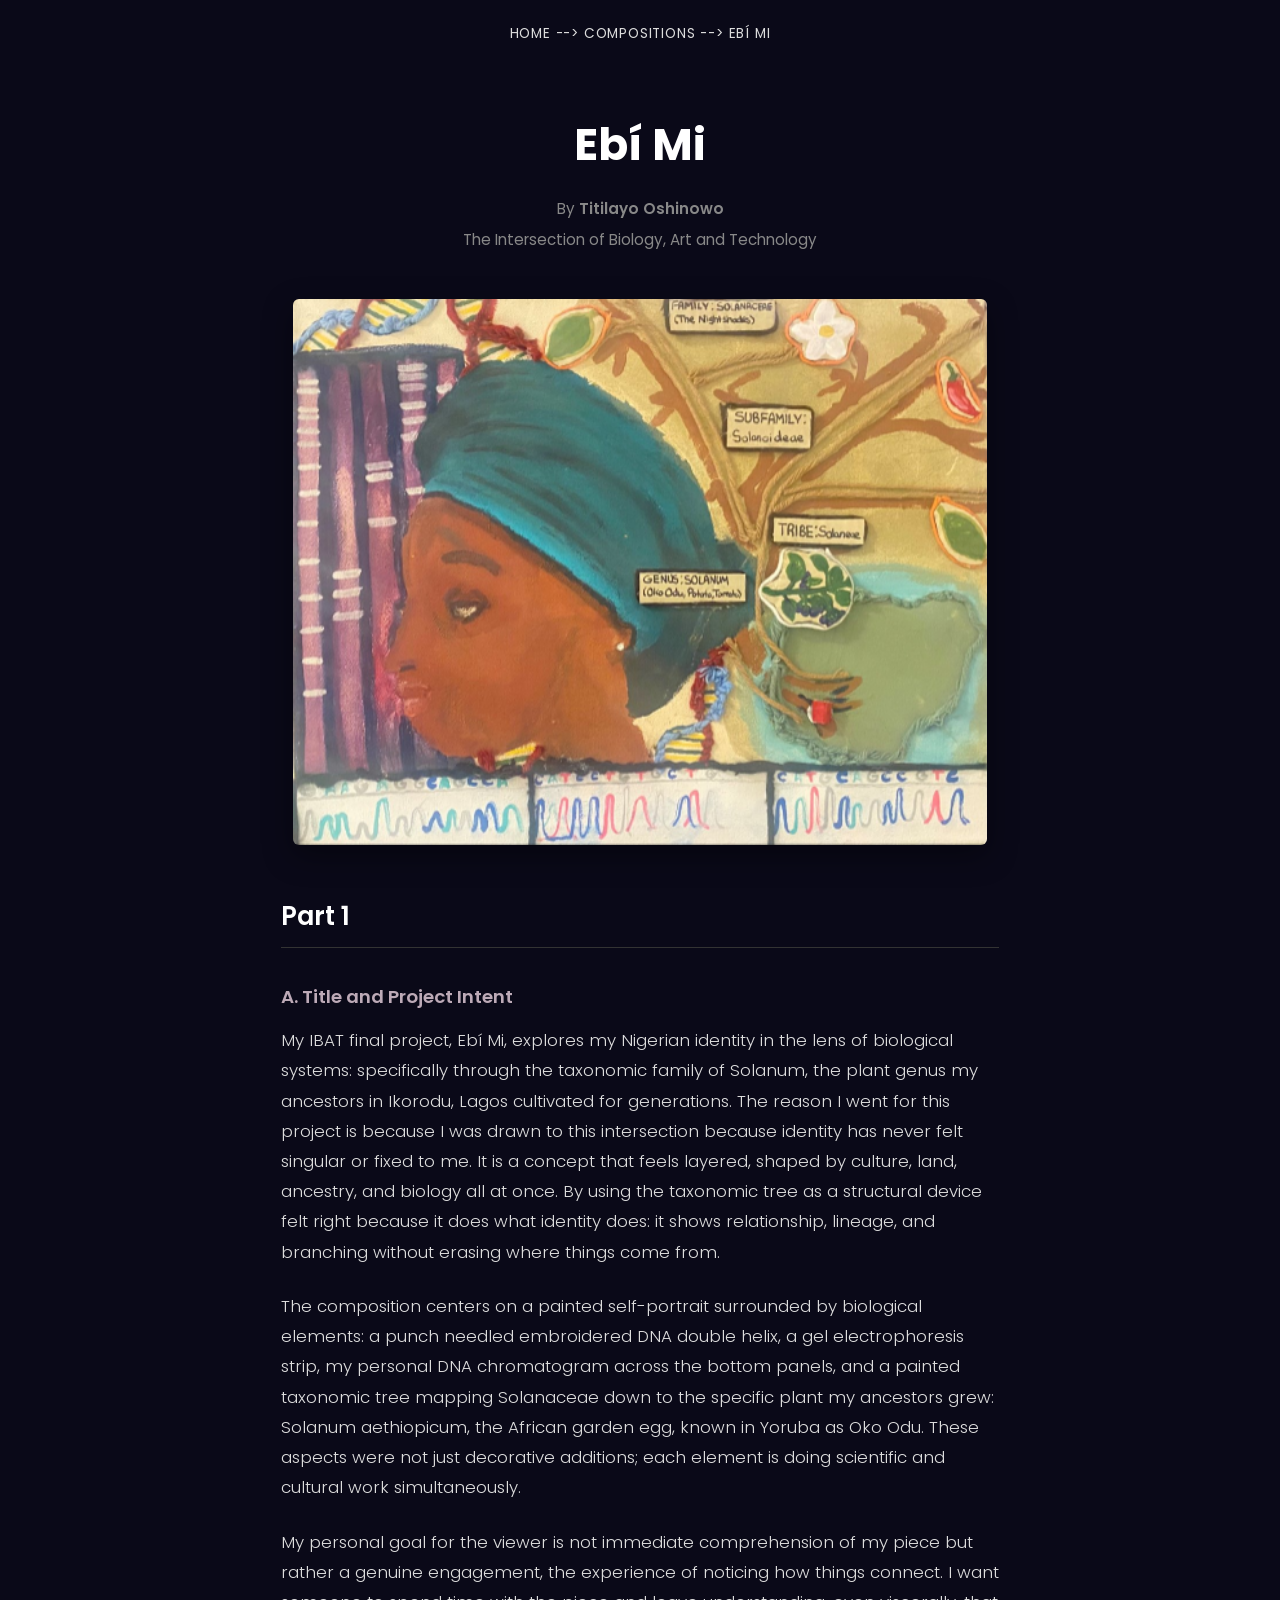
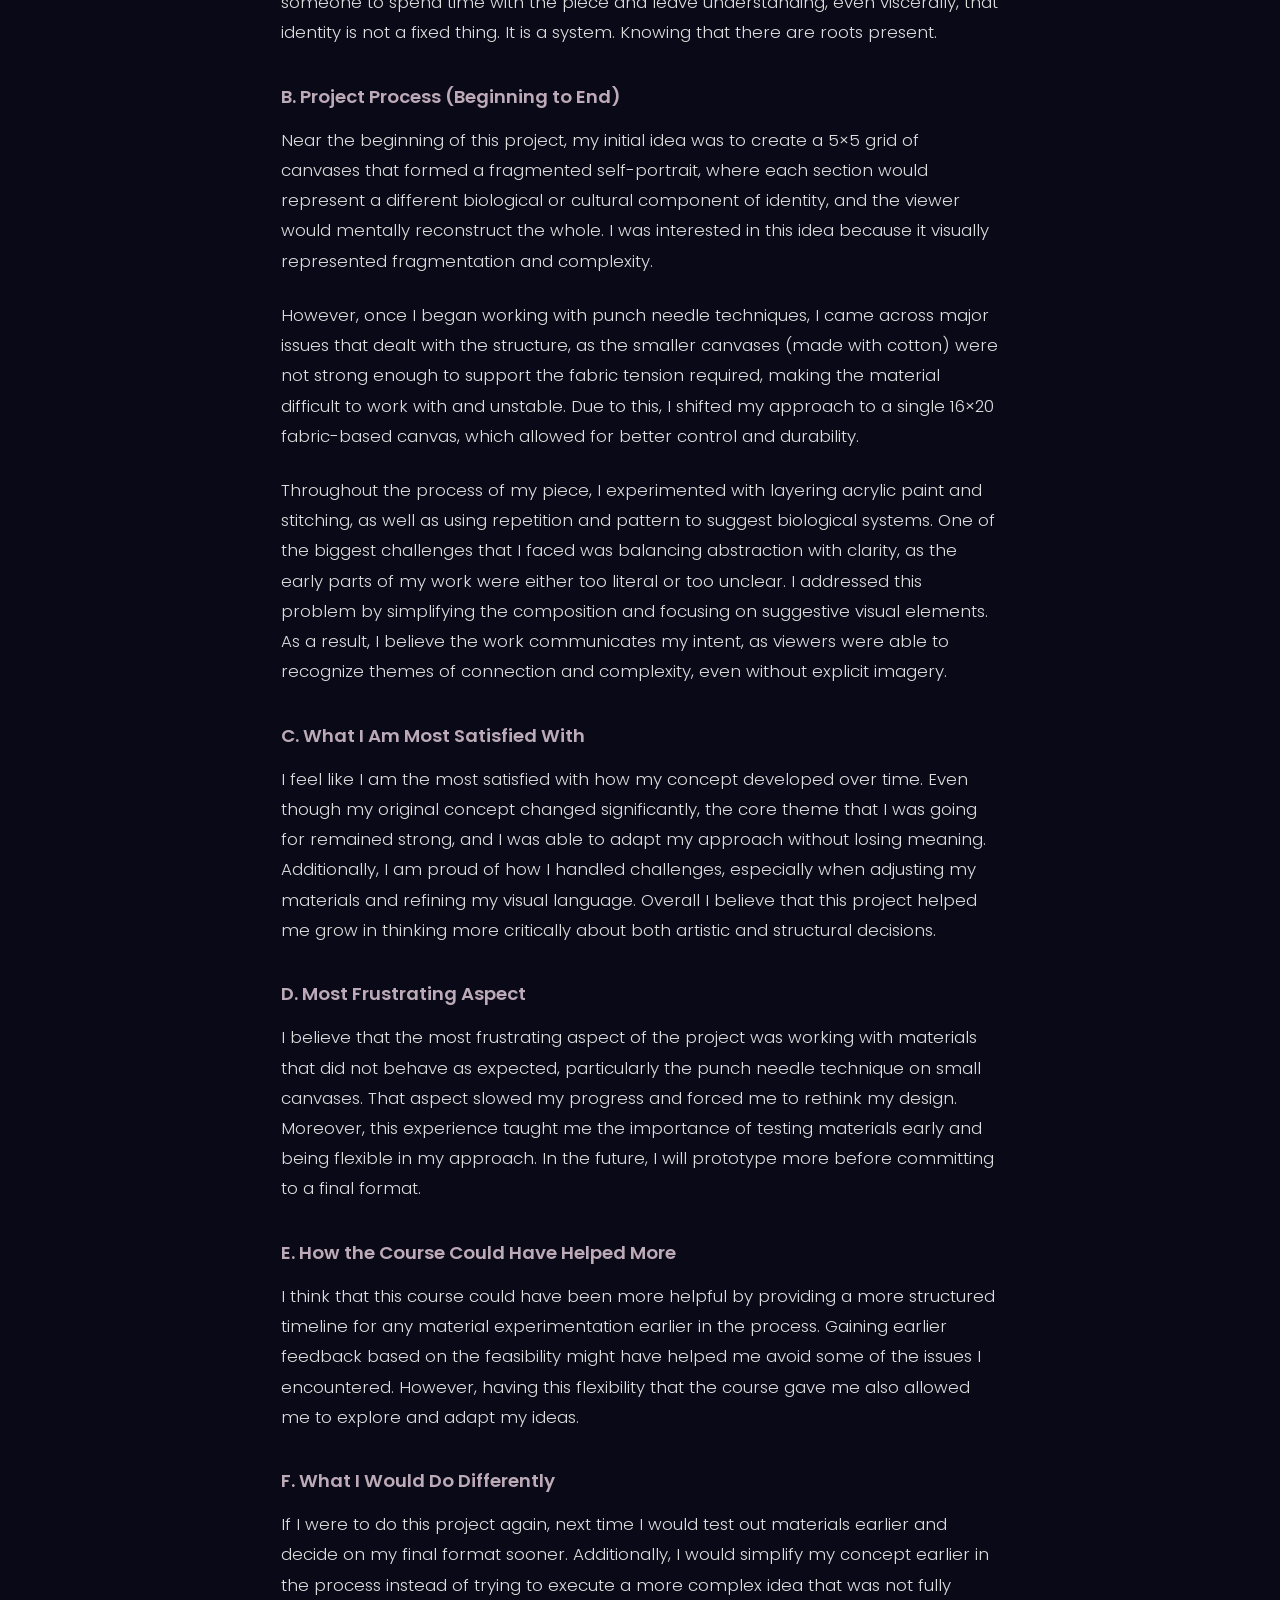
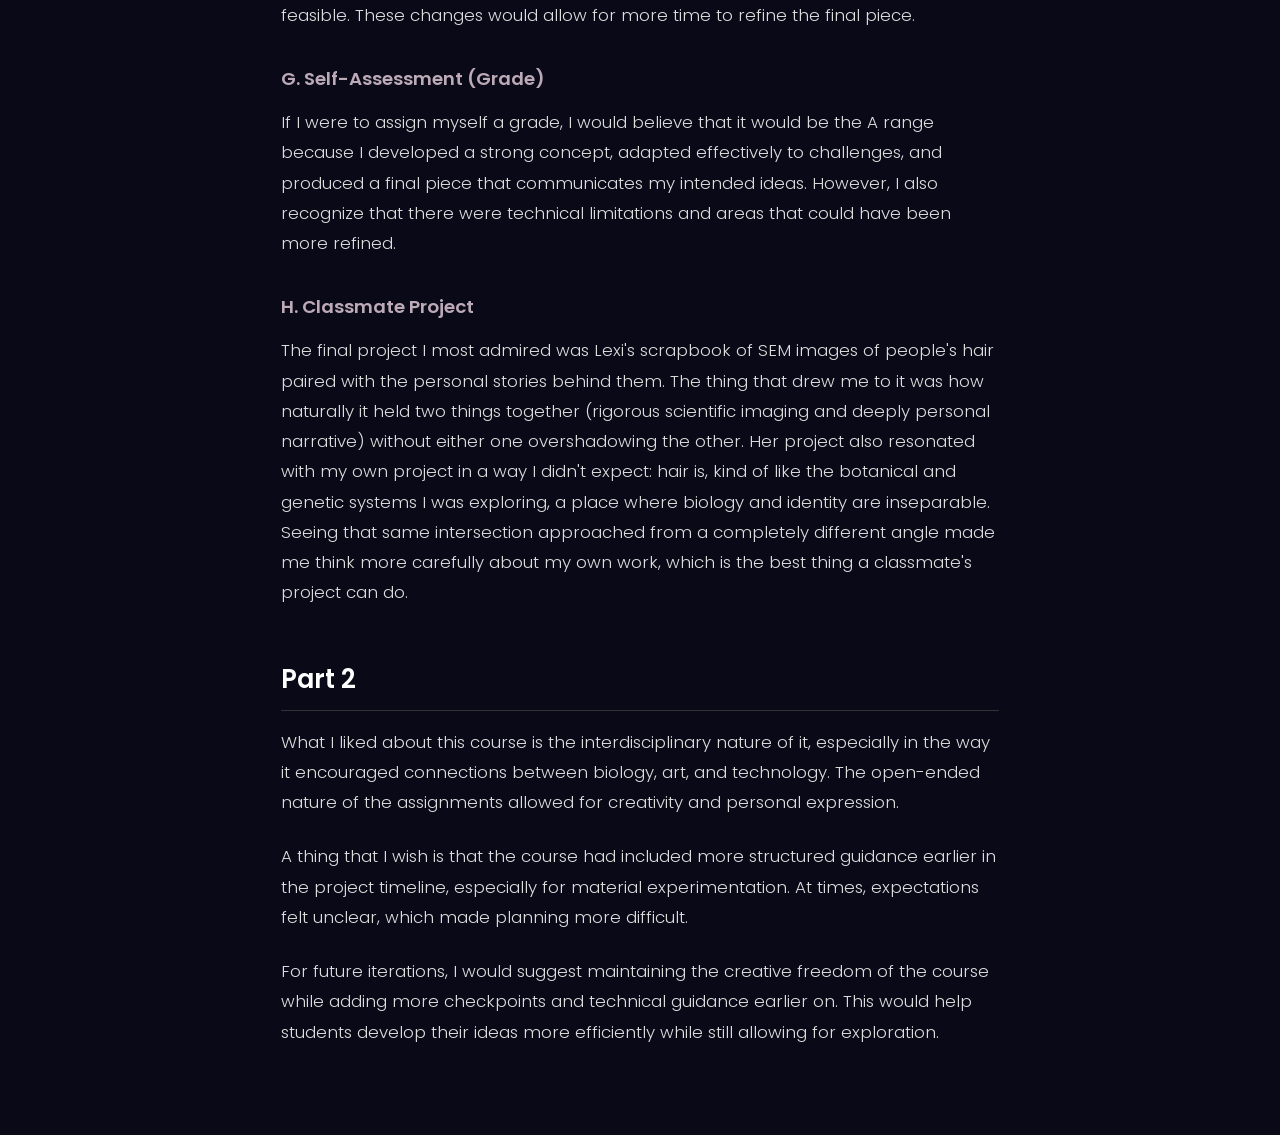
<file: final.html>
<!DOCTYPE html>
<html lang="en">
<head>
<meta charset="UTF-8">
<title>Ebí Mi</title>
<style>
@import url('https://fonts.googleapis.com/css2?family=Poppins:wght@300;400;500;600&display=swap');
    * {
        margin: 0;
        padding: 0;
        box-sizing: border-box;
    }

    body {
        background-color: #0a0918;
        font-family: "Poppins", serif;
        color: white;
        text-align: center;
        padding-bottom: 4rem;
    }

    .breadcrumb {
        padding: 1.5rem 1rem;
        font-family: "Poppins", sans-serif;
        font-size: 0.85rem;
        letter-spacing: 0.05rem;
        color: #ddd;
        text-transform: uppercase;
    }

    .breadcrumb a {
        color: #ddd;
        text-decoration: none;
    }

    .breadcrumb a:hover {
        text-decoration: underline;
    }

    .post-header {
        max-width: 800px;
        margin: 3rem auto 2rem auto;
        padding: 0 1rem;
    }

    .post-title {
        font-size: 2.75rem;
        font-weight: 700;
        line-height: 1.3;
        margin-bottom: 1.5rem;
    }

    .post-byline {
        font-family: "Poppins", sans-serif;
        font-size: 0.95rem;
        color: #888;
    }

    .post-byline .author {
        color: #888;
        font-weight: 600;
    }

    .post-byline .date {
        color: #888;
        font-weight: 600;
    }

    .post-image {
        max-width: 900px;
        margin: 3rem auto 0 auto;
        padding: 0 1rem;
    }

    .post-image img {
        display: block;
        margin: 0 auto;
        border-radius: 6px;
        box-shadow: 0 10px 30px rgba(0,0,0,0.4);
    }

    .post-body {
        max-width: 750px;
        margin: 3rem auto 0 auto;
        padding: 0 1rem;
        text-align: left;
        font-family: "Poppins", sans-serif;
        font-weight: 300;
        font-size: 1.05rem;
        line-height: 1.8;
        color: #ddd;
    }

    .post-body h2 {
        font-size: 1.6rem;
        font-weight: 600;
        color: #fff;
        margin: 3rem 0 1rem 0;
        border-bottom: 1px solid #333;
        padding-bottom: 0.5rem;
    }

    .post-body h3 {
        font-size: 1.15rem;
        font-weight: 600;
        color: #bdaab7;
        margin: 2rem 0 0.75rem 0;
    }

    .post-body p {
        margin-bottom: 1.5rem;
        color: #ddd;
    }

    .post-gallery {
        max-width: 900px;
        margin: 3rem auto 0 auto;
        padding: 0 1rem;
        display: flex;
        gap: 1.5rem;
        justify-content: center;
    }

    .post-gallery img {
        width: 70%;
        height: auto;
        display: block;
        border-radius: 6px;
        box-shadow: 0 10px 30px rgba(0,0,0,0.4);
    }

    @media screen and (max-width: 600px) {
        .post-gallery {
            flex-direction: column;
        }

        .post-gallery img {
            width: 100%;
        }
    }
</style>
</head>
<body>

    <nav class="breadcrumb">
    <a href="index.html">Home</a> --> 
    <a href="compositions.html">Compositions</a> --> 
    Ebí Mi
    </nav>

    <div class="post-header">
        <h1 class="post-title">Ebí Mi</h1>
        <p class="post-byline">
            By <span class="author">Titilayo Oshinowo</span>
        </p>
        <p class="post-byline" style="margin-top: 0.5rem;">The Intersection of Biology, Art and Technology</p>
    </div>

    <div class="post-image">
        <img src="images/ebi.png" alt="Ebí Mi final project artwork" style="width: 80%; height: auto;">
    </div>

    <div class="post-body">
        <h2>Part 1</h2>

        <h3>A. Title and Project Intent</h3>
        <p>My IBAT final project, Ebí Mi, explores my Nigerian identity in the lens of biological systems: specifically through the taxonomic family of Solanum, the plant genus my ancestors in Ikorodu, Lagos cultivated for generations. The reason I went for this project is because I was drawn to this intersection because identity has never felt singular or fixed to me. It is a concept that feels layered, shaped by culture, land, ancestry, and biology all at once. By using the taxonomic tree as a structural device felt right because it does what identity does: it shows relationship, lineage, and branching without erasing where things come from.</p>

        <p>The composition centers on a painted self-portrait surrounded by biological elements: a punch needled embroidered DNA double helix, a gel electrophoresis strip, my personal DNA chromatogram across the bottom panels, and a painted taxonomic tree mapping Solanaceae down to the specific plant my ancestors grew: Solanum aethiopicum, the African garden egg, known in Yoruba as Oko Odu. These aspects were not just decorative additions; each element is doing scientific and cultural work simultaneously.</p>

        <p>My personal goal for the viewer is not immediate comprehension of my piece but rather a genuine engagement, the experience of noticing how things connect. I want someone to spend time with the piece and leave understanding, even viscerally, that identity is not a fixed thing. It is a system. Knowing that there are roots present.</p>

        <h3>B. Project Process (Beginning to End)</h3>
        <p>Near the beginning of this project, my initial idea was to create a 5×5 grid of canvases that formed a fragmented self-portrait, where each section would represent a different biological or cultural component of identity, and the viewer would mentally reconstruct the whole. I was interested in this idea because it visually represented fragmentation and complexity.</p>

        <p>However, once I began working with punch needle techniques, I came across major issues that dealt with the structure, as the smaller canvases (made with cotton) were not strong enough to support the fabric tension required, making the material difficult to work with and unstable. Due to this, I shifted my approach to a single 16×20 fabric-based canvas, which allowed for better control and durability.</p>

        <p>Throughout the process of my piece, I experimented with layering acrylic paint and stitching, as well as using repetition and pattern to suggest biological systems. One of the biggest challenges that I faced was balancing abstraction with clarity, as the early parts of my work were either too literal or too unclear. I addressed this problem by simplifying the composition and focusing on suggestive visual elements. As a result, I believe the work communicates my intent, as viewers were able to recognize themes of connection and complexity, even without explicit imagery.</p>

        <h3>C. What I Am Most Satisfied With</h3>
        <p>I feel like I am the most satisfied with how my concept developed over time. Even though my original concept changed significantly, the core theme that I was going for remained strong, and I was able to adapt my approach without losing meaning. Additionally, I am proud of how I handled challenges, especially when adjusting my materials and refining my visual language. Overall I believe that this project helped me grow in thinking more critically about both artistic and structural decisions.</p>

        <h3>D. Most Frustrating Aspect</h3>
        <p>I believe that the most frustrating aspect of the project was working with materials that did not behave as expected, particularly the punch needle technique on small canvases. That aspect slowed my progress and forced me to rethink my design. Moreover, this experience taught me the importance of testing materials early and being flexible in my approach. In the future, I will prototype more before committing to a final format.</p>

        <h3>E. How the Course Could Have Helped More</h3>
        <p>I think that this course could have been more helpful by providing a more structured timeline for any material experimentation earlier in the process. Gaining earlier feedback based on the feasibility might have helped me avoid some of the issues I encountered. However, having this flexibility that the course gave me also allowed me to explore and adapt my ideas.</p>

        <h3>F. What I Would Do Differently</h3>
        <p>If I were to do this project again, next time I would test out materials earlier and decide on my final format sooner. Additionally, I would simplify my concept earlier in the process instead of trying to execute a more complex idea that was not fully feasible. These changes would allow for more time to refine the final piece.</p>

        <h3>G. Self-Assessment (Grade)</h3>
        <p>If I were to assign myself a grade, I would believe that it would be the A range because I developed a strong concept, adapted effectively to challenges, and produced a final piece that communicates my intended ideas. However, I also recognize that there were technical limitations and areas that could have been more refined.</p>

        <h3>H. Classmate Project</h3>
        <p>The final project I most admired was Lexi's scrapbook of SEM images of people's hair paired with the personal stories behind them. The thing that drew me to it was how naturally it held two things together (rigorous scientific imaging and deeply personal narrative) without either one overshadowing the other. Her project also resonated with my own project in a way I didn't expect: hair is, kind of like the botanical and genetic systems I was exploring, a place where biology and identity are inseparable. Seeing that same intersection approached from a completely different angle made me think more carefully about my own work, which is the best thing a classmate's project can do.</p>

        <h2>Part 2</h2>
        <p>What I liked about this course is the interdisciplinary nature of it, especially in the way it encouraged connections between biology, art, and technology. The open-ended nature of the assignments allowed for creativity and personal expression.</p>

        <p>A thing that I wish is that the course had included more structured guidance earlier in the project timeline, especially for material experimentation. At times, expectations felt unclear, which made planning more difficult.</p>

        <p>For future iterations, I would suggest maintaining the creative freedom of the course while adding more checkpoints and technical guidance earlier on. This would help students develop their ideas more efficiently while still allowing for exploration.</p>
    </div>

</body>
</html>
</file>
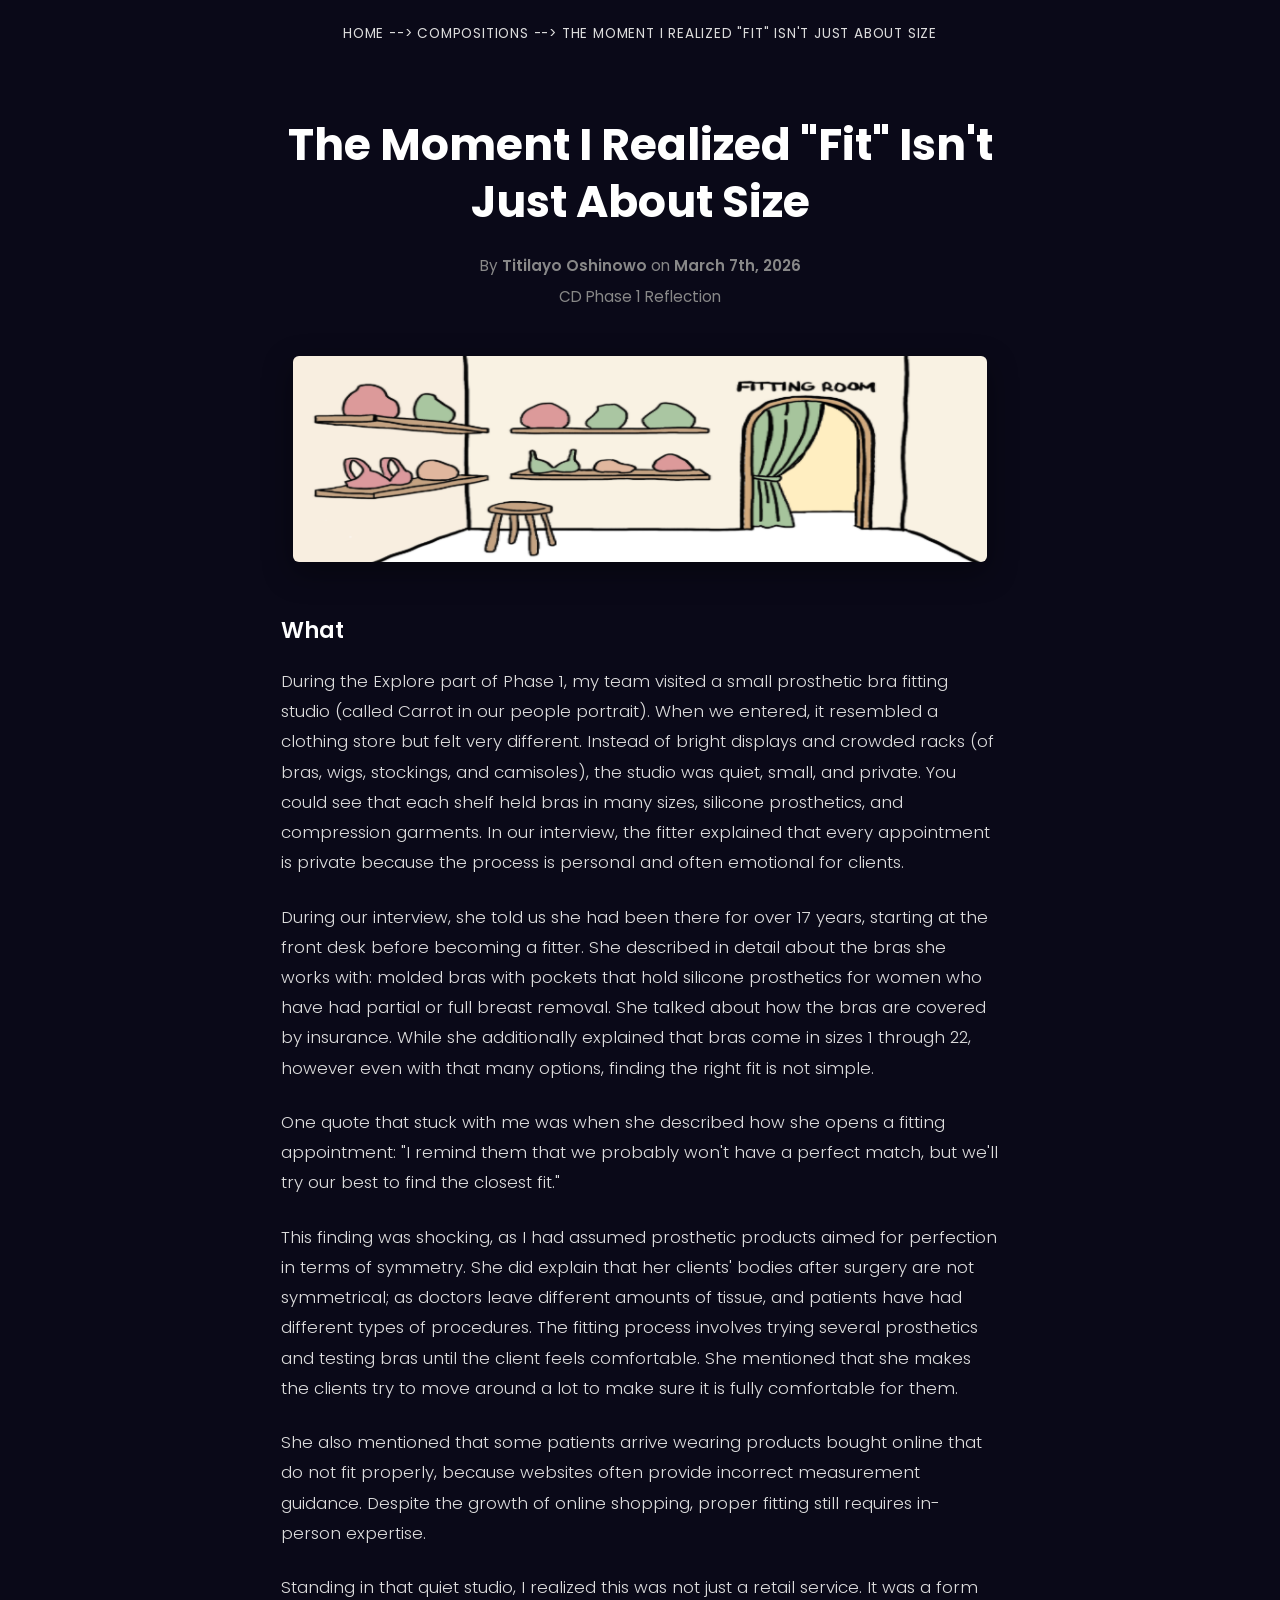
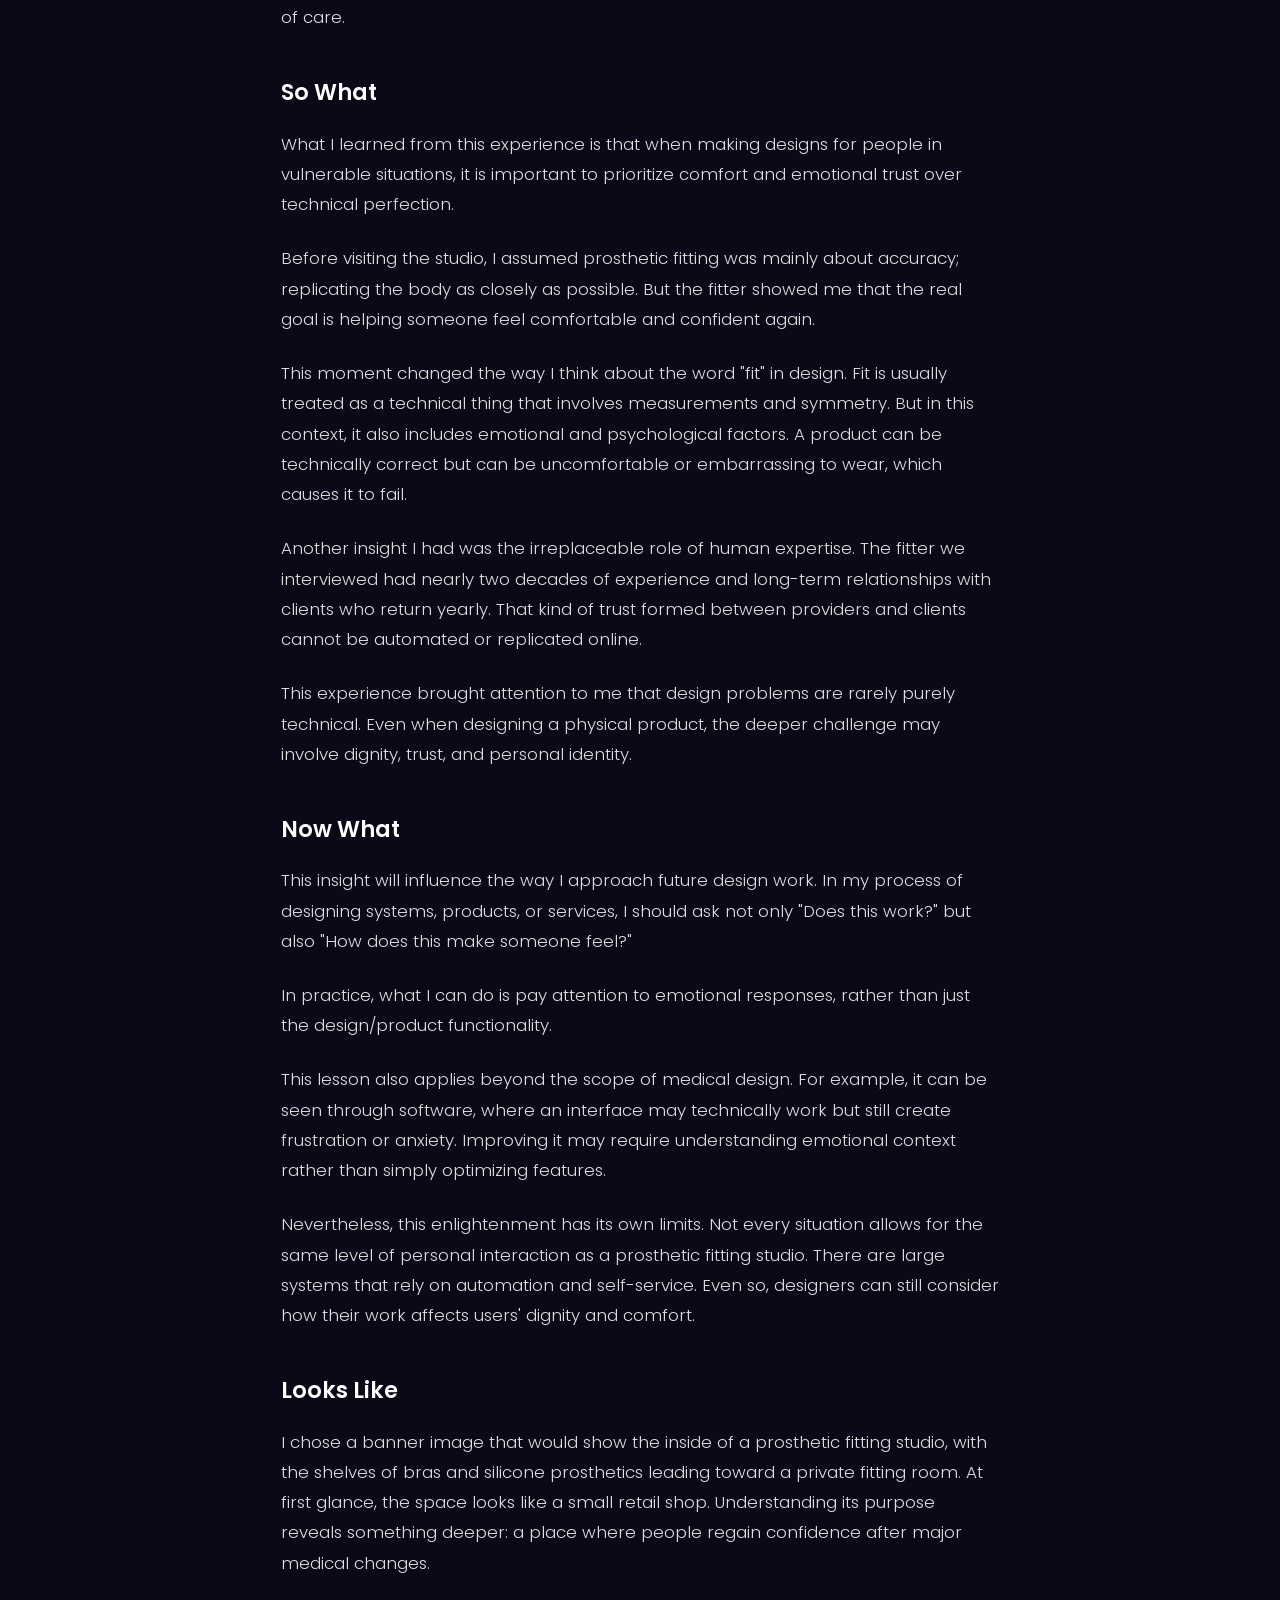
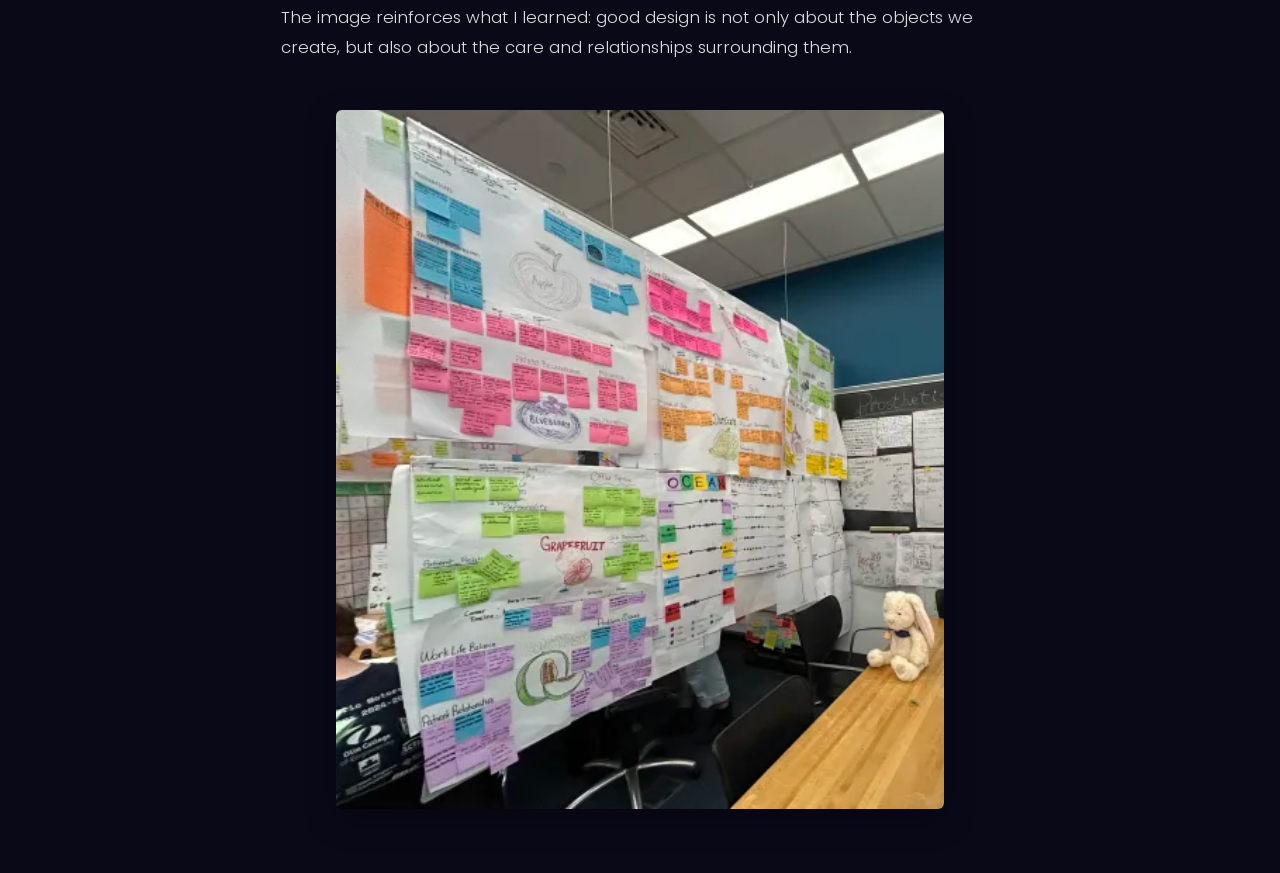
<file: first.html>
<!DOCTYPE html>
<html lang="en">
<head>
<meta charset="UTF-8">
<title>Phase 1 Design Reflection</title>
<style>
@import url('https://fonts.googleapis.com/css2?family=Poppins:wght@300;400;500;600&display=swap');
    * {
        margin: 0;
        padding: 0;
        box-sizing: border-box;
    }

    body {
        background-color: #0a0918;
        font-family: "Poppins", serif;
        color: white;
        text-align: center;
        padding-bottom: 4rem;
    }

    .breadcrumb {
        padding: 1.5rem 1rem;
        font-family: "Poppins", sans-serif;
        font-size: 0.85rem;
        letter-spacing: 0.05rem;
        color: #ddd;
        text-transform: uppercase;
    }

    .breadcrumb a {
        color: #ddd;
        text-decoration: none;
    }

    .breadcrumb a:hover {
        text-decoration: underline;
    }

    .post-header {
        max-width: 800px;
        margin: 3rem auto 2rem auto;
        padding: 0 1rem;
    }

    .post-title {
        font-size: 2.75rem;
        font-weight: 700;
        line-height: 1.3;
        margin-bottom: 1.5rem;
    }

    .post-byline {
        font-family: "Poppins", sans-serif;
        font-size: 0.95rem;
        color: #888;
    }

    .post-byline .author {
        color: #888;
        font-weight: 600;
    }

    .post-byline .date {
        color: #888;
        font-weight: 600;
    }

    .post-image {
        max-width: 900px;
        margin: 3rem auto 0 auto;
        padding: 0 1rem;
    }

    .post-image img {
        display: block;
        margin: 0 auto;
        border-radius: 6px;
        box-shadow: 0 10px 30px rgba(0,0,0,0.4);
    }

    .post-body {
        max-width: 750px;
        margin: 3rem auto 0 auto;
        padding: 0 1rem;
        text-align: left;
        font-family: "Poppins", sans-serif;
        font-weight: 300;
        font-size: 1.05rem;
        line-height: 1.8;
        color: #ddd;
    }

    .post-body h2 {
        font-size: 1.4rem;
        font-weight: 600;
        color: #fff;
        margin: 2.5rem 0 1rem 0;
    }

    .post-body p {
        margin-bottom: 1.5rem;
        color: #ddd;
    }

    .post-gallery {
        max-width: 900px;
        margin: 3rem auto 0 auto;
        padding: 0 1rem;
        display: flex;
        gap: 1.5rem;
        justify-content: center;
    }

    .post-gallery img {
        width: 70%;
        height: auto;
        display: block;
        border-radius: 6px;
        box-shadow: 0 10px 30px rgba(0,0,0,0.4);
    }

    @media screen and (max-width: 600px) {
        .post-gallery {
            flex-direction: column;
        }

        .post-gallery img {
            width: 100%;
        }
    }
</style>
</head>
<body>

    <nav class="breadcrumb">
    <a href="index.html">Home</a> --> 
    <a href="compositions.html">Compositions</a> --> 
    The Moment I Realized "Fit" Isn't Just About Size
    </nav>

    <div class="post-header">
        <h1 class="post-title">The Moment I Realized "Fit" Isn't Just About Size</h1>
        <p class="post-byline">
            By <span class="author">Titilayo Oshinowo</span> on <span class="date">March 7th, 2026</span>
        </p>
        <p class="post-byline" style="margin-top: 0.5rem;">CD Phase 1 Reflection</p>
    </div>

    <div class="post-image">
        <img src="images/first.png" alt="Banner image of prosthetic fitting studio" style="width: 80%; height: auto;">
    </div>

    <div class="post-body">
        <h2>What</h2>
        <p>During the Explore part of Phase 1, my team visited a small prosthetic bra fitting studio (called Carrot in our people portrait). When we entered, it resembled a clothing store but felt very different. Instead of bright displays and crowded racks (of bras, wigs, stockings, and camisoles), the studio was quiet, small, and private. You could see that each shelf held bras in many sizes, silicone prosthetics, and compression garments. In our interview, the fitter explained that every appointment is private because the process is personal and often emotional for clients.</p>

        <p>During our interview, she told us she had been there for over 17 years, starting at the front desk before becoming a fitter. She described in detail about the bras she works with: molded bras with pockets that hold silicone prosthetics for women who have had partial or full breast removal. She talked about how the bras are covered by insurance. While she additionally explained that bras come in sizes 1 through 22, however even with that many options, finding the right fit is not simple.</p>

        <p>One quote that stuck with me was when she described how she opens a fitting appointment: "I remind them that we probably won't have a perfect match, but we'll try our best to find the closest fit."</p>

        <p>This finding was shocking, as I had assumed prosthetic products aimed for perfection in terms of symmetry. She did explain that her clients' bodies after surgery are not symmetrical; as doctors leave different amounts of tissue, and patients have had different types of procedures. The fitting process involves trying several prosthetics and testing bras until the client feels comfortable. She mentioned that she makes the clients try to move around a lot to make sure it is fully comfortable for them.</p>

        <p>She also mentioned that some patients arrive wearing products bought online that do not fit properly, because websites often provide incorrect measurement guidance. Despite the growth of online shopping, proper fitting still requires in-person expertise.</p>

        <p>Standing in that quiet studio, I realized this was not just a retail service. It was a form of care.</p>

        <h2>So What</h2>
        <p>What I learned from this experience is that when making designs for people in vulnerable situations, it is important to prioritize comfort and emotional trust over technical perfection.</p>

        <p>Before visiting the studio, I assumed prosthetic fitting was mainly about accuracy; replicating the body as closely as possible. But the fitter showed me that the real goal is helping someone feel comfortable and confident again.</p>

        <p>This moment changed the way I think about the word "fit" in design. Fit is usually treated as a technical thing that involves measurements and symmetry. But in this context, it also includes emotional and psychological factors. A product can be technically correct but can be uncomfortable or embarrassing to wear, which causes it to fail.</p>

        <p>Another insight I had was the irreplaceable role of human expertise. The fitter we interviewed had nearly two decades of experience and long-term relationships with clients who return yearly. That kind of trust formed between providers and clients cannot be automated or replicated online.</p>

        <p>This experience brought attention to me that design problems are rarely purely technical. Even when designing a physical product, the deeper challenge may involve dignity, trust, and personal identity.</p>

        <h2>Now What</h2>
        <p>This insight will influence the way I approach future design work. In my process of designing systems, products, or services, I should ask not only "Does this work?" but also "How does this make someone feel?"</p>

        <p>In practice, what I can do is pay attention to emotional responses, rather than just the design/product functionality.</p>

        <p>This lesson also applies beyond the scope of medical design. For example, it can be seen through software, where an interface may technically work but still create frustration or anxiety. Improving it may require understanding emotional context rather than simply optimizing features.</p>

        <p>Nevertheless, this enlightenment has its own limits. Not every situation allows for the same level of personal interaction as a prosthetic fitting studio. There are large systems that rely on automation and self-service. Even so, designers can still consider how their work affects users' dignity and comfort.</p>

        <h2>Looks Like</h2>
        <p>I chose a banner image that would show the inside of a prosthetic fitting studio, with the shelves of bras and silicone prosthetics leading toward a private fitting room. At first glance, the space looks like a small retail shop. Understanding its purpose reveals something deeper: a place where people regain confidence after major medical changes.</p>

        <p>The image reinforces what I learned: good design is not only about the objects we create, but also about the care and relationships surrounding them.</p>
    </div>

    <div class="post-gallery">
        <img src="images/sec1.png" alt="Photo related to the story">
    </div>

</body>
</html>
</file>
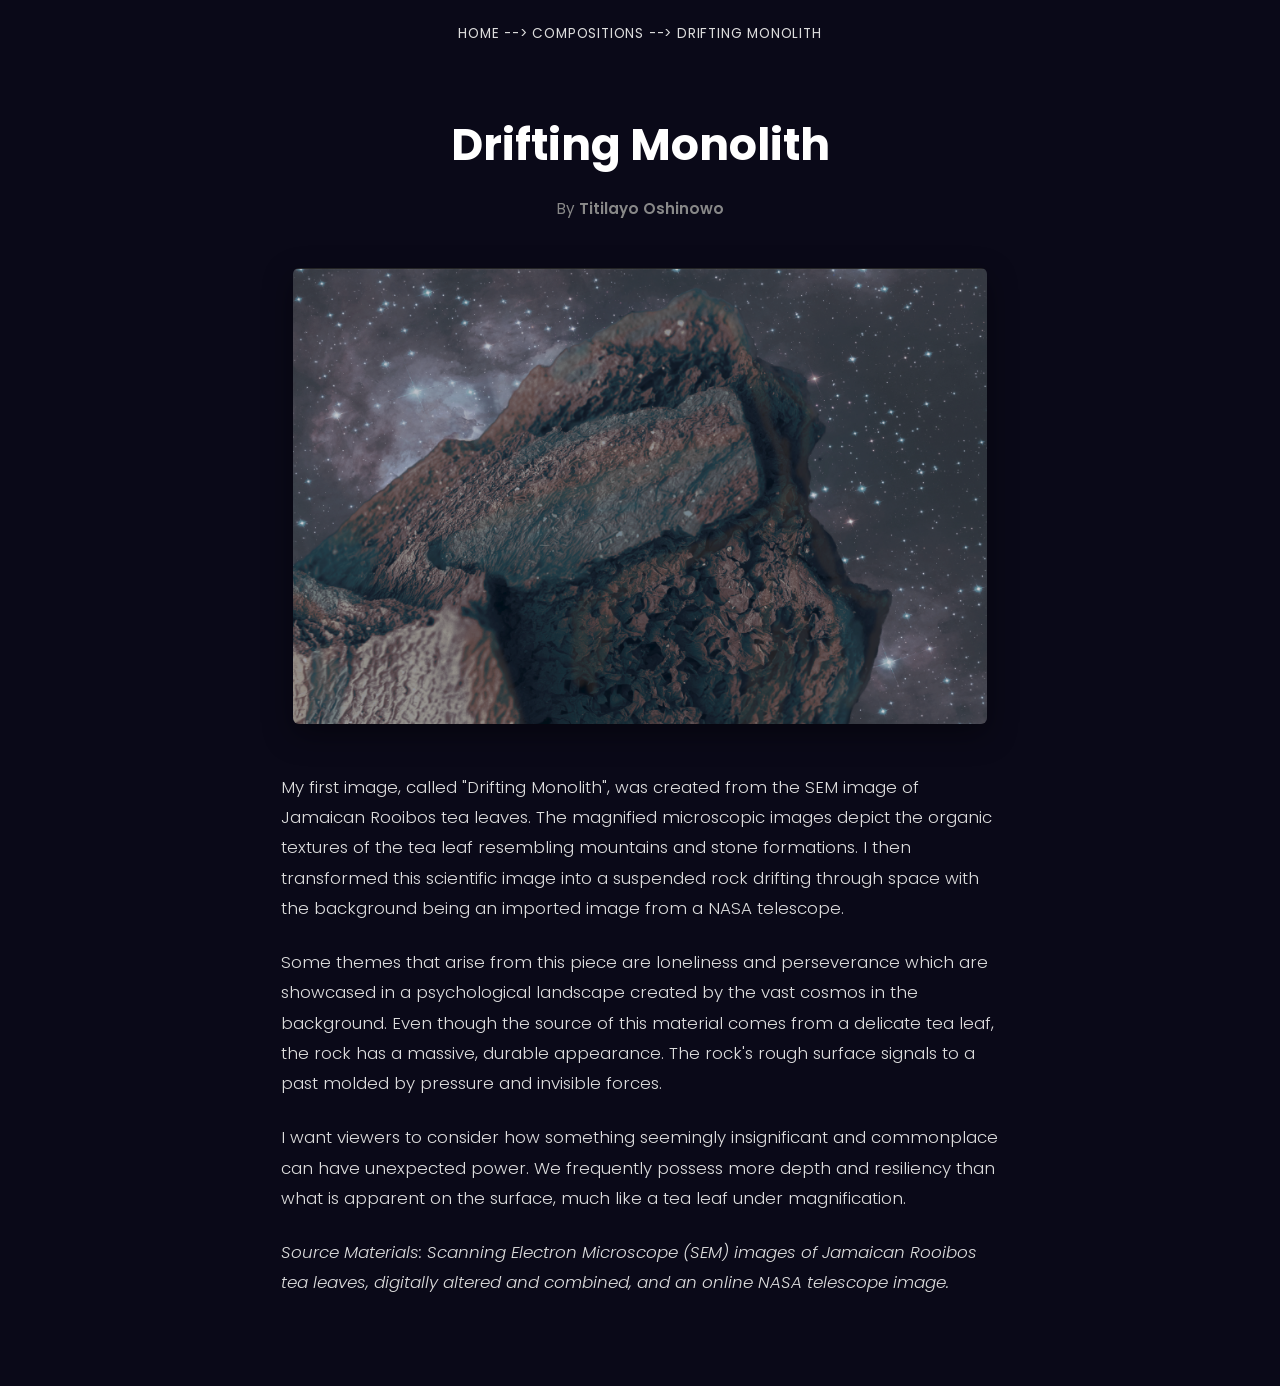
<file: part1.html>
<!DOCTYPE html>
<html lang="en">
<head>
<meta charset="UTF-8">
<title>Drifting Monolith</title>
<style>
@import url('https://fonts.googleapis.com/css2?family=Poppins:wght@300;400;500;600&display=swap');
    * {
        margin: 0;
        padding: 0;
        box-sizing: border-box;
    }

    body {
        background-color: #0a0918;
        font-family: "Poppins", serif;
        color: white;
        text-align: center;
        padding-bottom: 4rem;
    }

    .breadcrumb {
        padding: 1.5rem 1rem;
        font-family: "Poppins", sans-serif;
        font-size: 0.85rem;
        letter-spacing: 0.05rem;
        color: #ddd;
        text-transform: uppercase;
    }

    .breadcrumb a {
        color: #ddd;
        text-decoration: none;
    }

    .breadcrumb a:hover {
        text-decoration: underline;
    }

    .post-header {
        max-width: 800px;
        margin: 3rem auto 2rem auto;
        padding: 0 1rem;
    }

    .post-title {
        font-size: 2.75rem;
        font-weight: 700;
        line-height: 1.3;
        margin-bottom: 1.5rem;
    }

    .post-byline {
        font-family: "Poppins", sans-serif;
        font-size: 0.95rem;
        color: #888;
    }

    .post-byline .author {
        color: #888;
        font-weight: 600;
    }

    .post-byline .date {
        color: #888;
        font-weight: 600;
    }

    .post-image {
        max-width: 900px;
        margin: 3rem auto 0 auto;
        padding: 0 1rem;
    }

    .post-image img {
        display: block;
        margin: 0 auto;
        border-radius: 6px;
        box-shadow: 0 10px 30px rgba(0,0,0,0.4);
    }

    .post-body {
        max-width: 750px;
        margin: 3rem auto 0 auto;
        padding: 0 1rem;
        text-align: left;
        font-family: "Poppins", sans-serif;
        font-weight: 300;
        font-size: 1.05rem;
        line-height: 1.8;
        color: #ddd;
    }

    .post-body h2 {
        font-size: 1.4rem;
        font-weight: 600;
        color: #fff;
        margin: 2.5rem 0 1rem 0;
    }

    .post-body p {
        margin-bottom: 1.5rem;
        color: #ddd;
    }

    .post-gallery {
        max-width: 900px;
        margin: 3rem auto 0 auto;
        padding: 0 1rem;
        display: flex;
        gap: 1.5rem;
        justify-content: center;
    }

    .post-gallery img {
        width: 70%;
        height: auto;
        display: block;
        border-radius: 6px;
        box-shadow: 0 10px 30px rgba(0,0,0,0.4);
    }

    @media screen and (max-width: 600px) {
        .post-gallery {
            flex-direction: column;
        }

        .post-gallery img {
            width: 100%;
        }
    }
</style>
</head>
<body>

    <nav class="breadcrumb">
    <a href="index.html">Home</a> --> 
    <a href="compositions.html">Compositions</a> --> 
    Drifting Monolith
    </nav>

    <div class="post-header">
        <h1 class="post-title">Drifting Monolith</h1>
        <p class="post-byline">
            By <span class="author">Titilayo Oshinowo</span>
        </p>
    </div>

    <div class="post-image">
        <img src="images/drifting-monolith.png" alt="Drifting Monolith artwork of a suspended rock in space" style="width: 80%; height: auto;">
    </div>

    <div class="post-body">
        <p>My first image, called "Drifting Monolith", was created from the SEM image of Jamaican Rooibos tea leaves. The magnified microscopic images depict the organic textures of the tea leaf resembling mountains and stone formations. I then transformed this scientific image into a suspended rock drifting through space with the background being an imported image from a NASA telescope.</p>

        <p>Some themes that arise from this piece are loneliness and perseverance which are showcased in a psychological landscape created by the vast cosmos in the background. Even though the source of this material comes from a delicate tea leaf, the rock has a massive, durable appearance. The rock's rough surface signals to a past molded by pressure and invisible forces.</p>

        <p>I want viewers to consider how something seemingly insignificant and commonplace can have unexpected power. We frequently possess more depth and resiliency than what is apparent on the surface, much like a tea leaf under magnification.</p>

        <p><em>Source Materials: Scanning Electron Microscope (SEM) images of Jamaican Rooibos tea leaves, digitally altered and combined, and an online NASA telescope image.</em></p>
    </div>

</body>
</html>
</file>
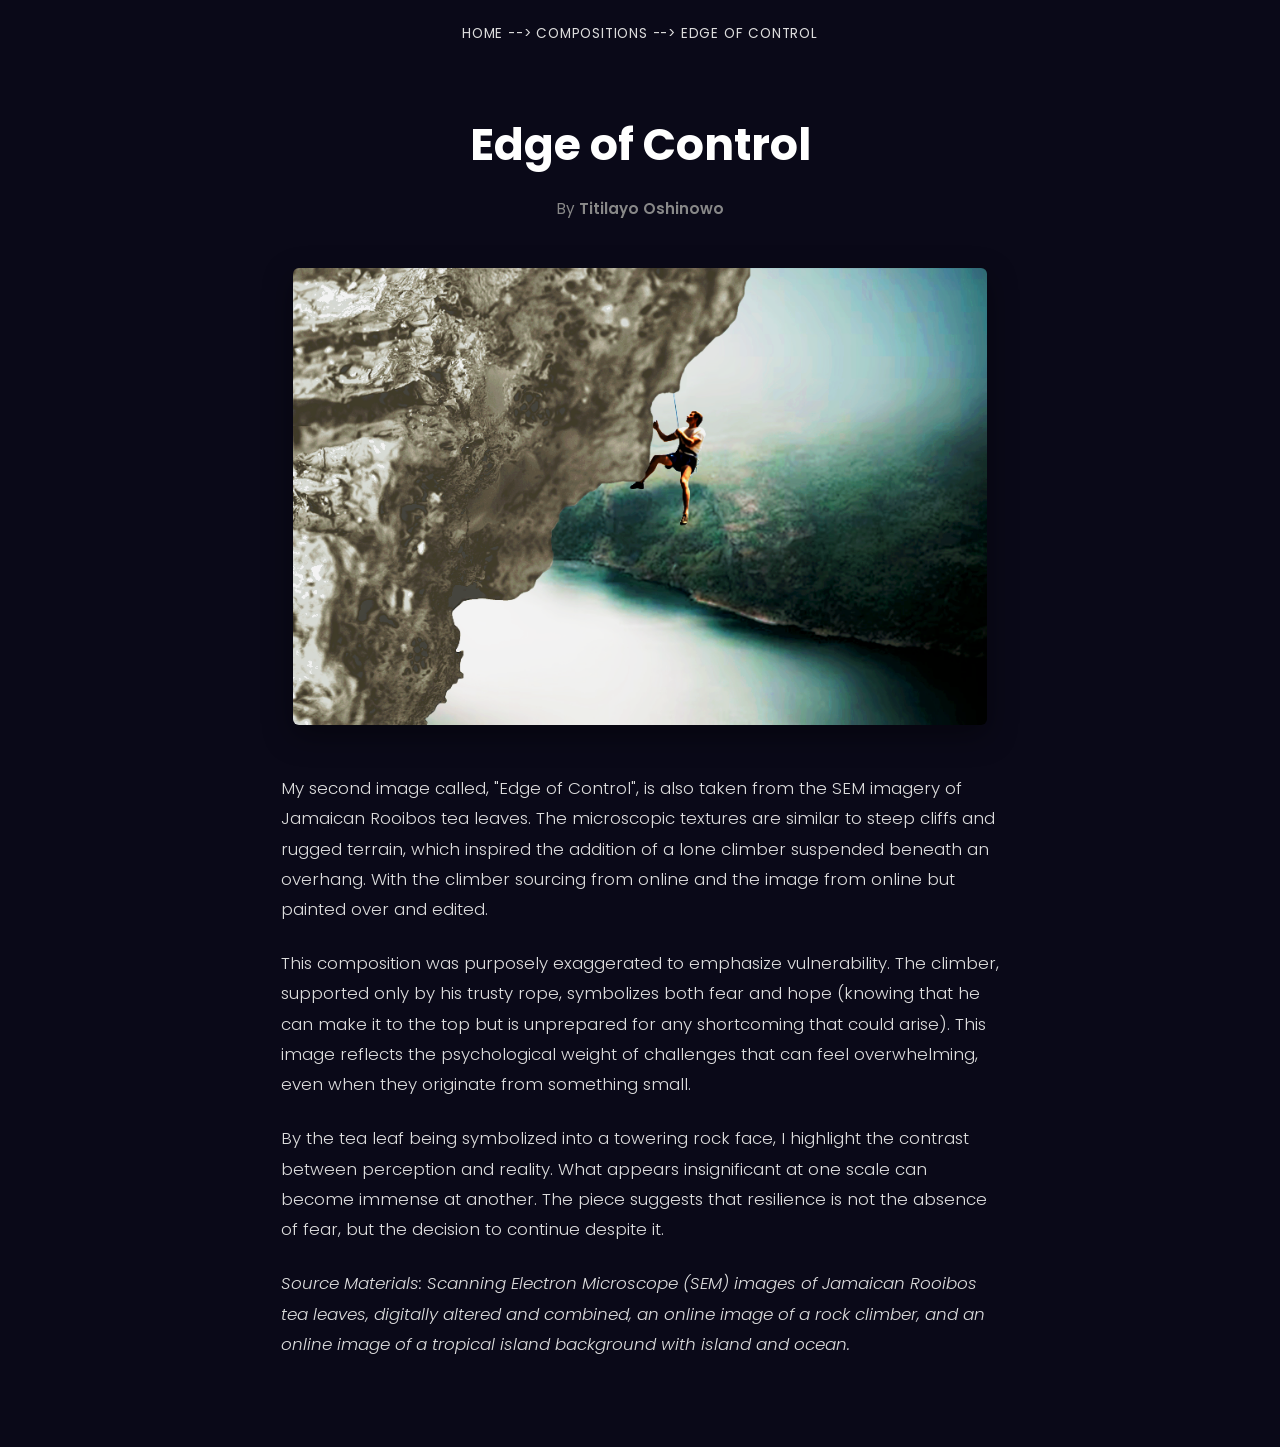
<file: part2.html>
<!DOCTYPE html>
<html lang="en">
<head>
<meta charset="UTF-8">
<title>Edge of Control</title>
<style>
@import url('https://fonts.googleapis.com/css2?family=Poppins:wght@300;400;500;600&display=swap');
    * {
        margin: 0;
        padding: 0;
        box-sizing: border-box;
    }

    body {
        background-color: #0a0918;
        font-family: "Poppins", serif;
        color: white;
        text-align: center;
        padding-bottom: 4rem;
    }

    .breadcrumb {
        padding: 1.5rem 1rem;
        font-family: "Poppins", sans-serif;
        font-size: 0.85rem;
        letter-spacing: 0.05rem;
        color: #ddd;
        text-transform: uppercase;
    }

    .breadcrumb a {
        color: #ddd;
        text-decoration: none;
    }

    .breadcrumb a:hover {
        text-decoration: underline;
    }

    .post-header {
        max-width: 800px;
        margin: 3rem auto 2rem auto;
        padding: 0 1rem;
    }

    .post-title {
        font-size: 2.75rem;
        font-weight: 700;
        line-height: 1.3;
        margin-bottom: 1.5rem;
    }

    .post-byline {
        font-family: "Poppins", sans-serif;
        font-size: 0.95rem;
        color: #888;
    }

    .post-byline .author {
        color: #888;
        font-weight: 600;
    }

    .post-image {
        max-width: 900px;
        margin: 3rem auto 0 auto;
        padding: 0 1rem;
    }

    .post-image img {
        display: block;
        margin: 0 auto;
        border-radius: 6px;
        box-shadow: 0 10px 30px rgba(0,0,0,0.4);
    }

    .post-body {
        max-width: 750px;
        margin: 3rem auto 0 auto;
        padding: 0 1rem;
        text-align: left;
        font-family: "Poppins", sans-serif;
        font-weight: 300;
        font-size: 1.05rem;
        line-height: 1.8;
        color: #ddd;
    }

    .post-body p {
        margin-bottom: 1.5rem;
        color: #ddd;
    }

    .post-gallery {
        max-width: 900px;
        margin: 3rem auto 0 auto;
        padding: 0 1rem;
        display: flex;
        gap: 1.5rem;
        justify-content: center;
    }

    .post-gallery img {
        width: 70%;
        height: auto;
        display: block;
        border-radius: 6px;
        box-shadow: 0 10px 30px rgba(0,0,0,0.4);
    }

    @media screen and (max-width: 600px) {
        .post-gallery {
            flex-direction: column;
        }

        .post-gallery img {
            width: 100%;
        }
    }
</style>
</head>
<body>

    <nav class="breadcrumb">
    <a href="index.html">Home</a> --> 
    <a href="compositions.html">Compositions</a> --> 
    Edge of Control
    </nav>

    <div class="post-header">
        <h1 class="post-title">Edge of Control</h1>
        <p class="post-byline">
            By <span class="author">Titilayo Oshinowo</span>
        </p>
    </div>

    <div class="post-image">
        <img src="images/edge-of-control.png" alt="Edge of Control artwork of a climber suspended beneath a rock overhang" style="width: 80%; height: auto;">
    </div>

    <div class="post-body">
        <p>My second image called, "Edge of Control", is also taken from the SEM imagery of Jamaican Rooibos tea leaves. The microscopic textures are similar to steep cliffs and rugged terrain, which inspired the addition of a lone climber suspended beneath an overhang. With the climber sourcing from online and the image from online but painted over and edited.</p>

        <p>This composition was purposely exaggerated to emphasize vulnerability. The climber, supported only by his trusty rope, symbolizes both fear and hope (knowing that he can make it to the top but is unprepared for any shortcoming that could arise). This image reflects the psychological weight of challenges that can feel overwhelming, even when they originate from something small.</p>

        <p>By the tea leaf being symbolized into a towering rock face, I highlight the contrast between perception and reality. What appears insignificant at one scale can become immense at another. The piece suggests that resilience is not the absence of fear, but the decision to continue despite it.</p>

        <p><em>Source Materials: Scanning Electron Microscope (SEM) images of Jamaican Rooibos tea leaves, digitally altered and combined, an online image of a rock climber, and an online image of a tropical island background with island and ocean.</em></p>
    </div>

</body>
</html>
</file>
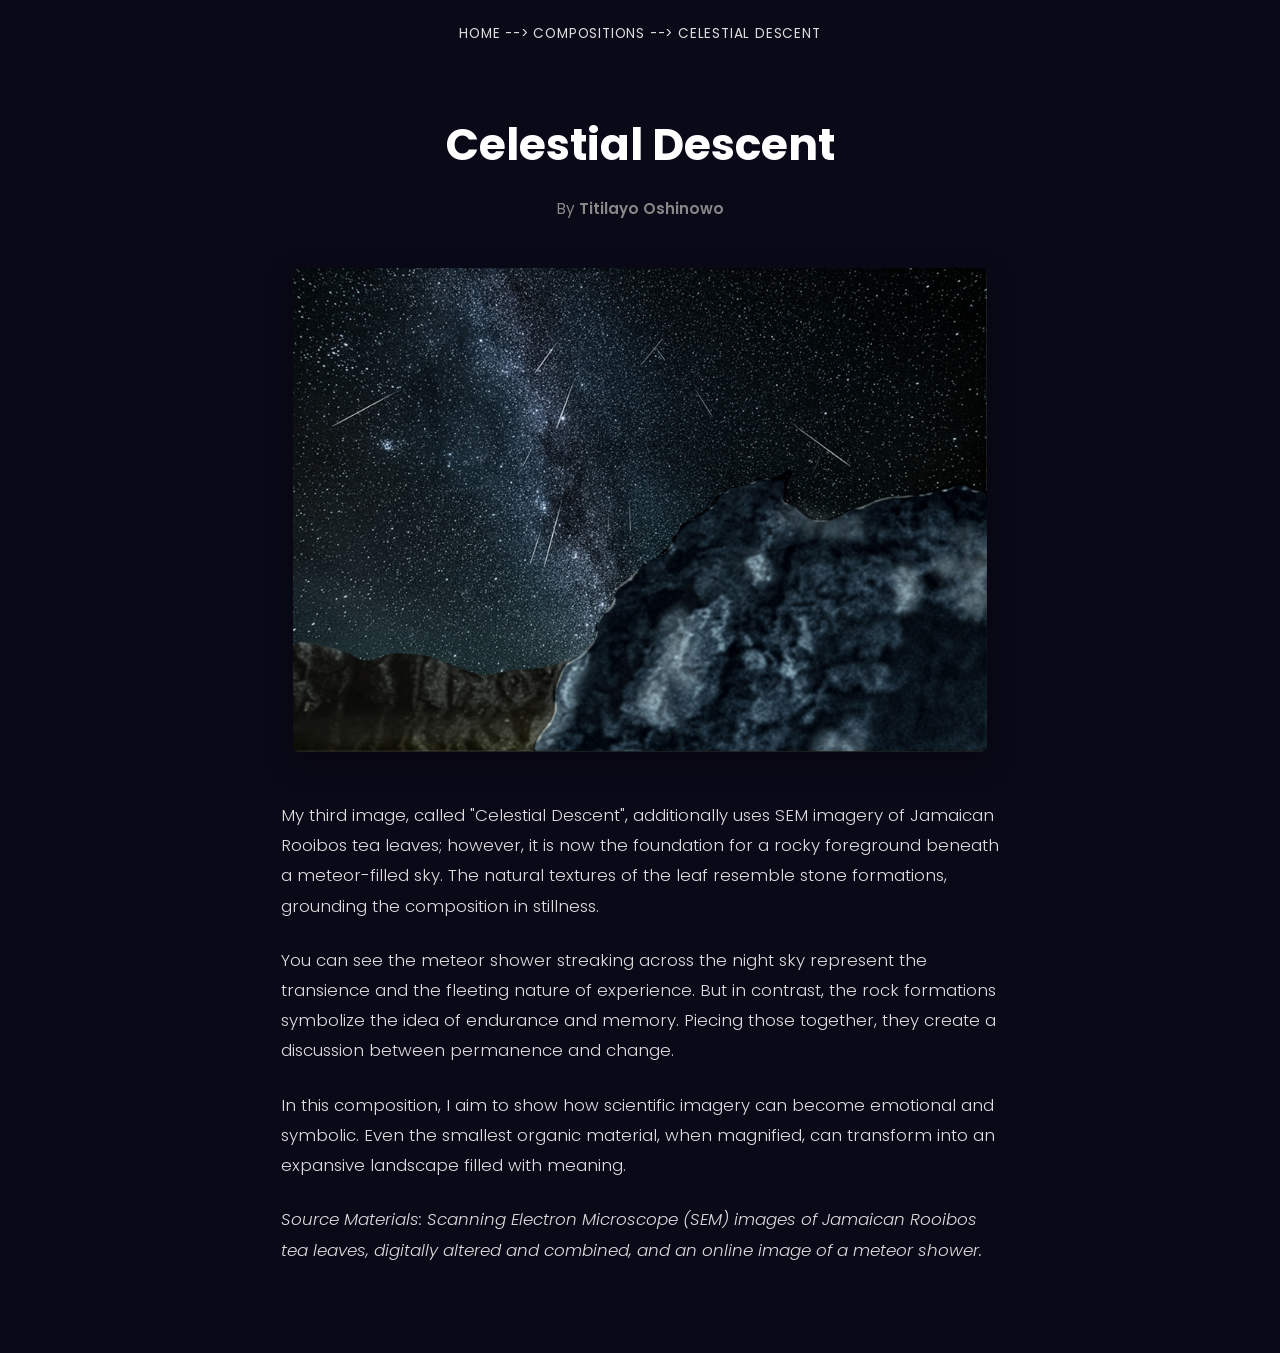
<file: part3.html>
<!DOCTYPE html>
<html lang="en">
<head>
<meta charset="UTF-8">
<title>Celestial Descent</title>
<style>
@import url('https://fonts.googleapis.com/css2?family=Poppins:wght@300;400;500;600&display=swap');
    * {
        margin: 0;
        padding: 0;
        box-sizing: border-box;
    }

    body {
        background-color: #0a0918;
        font-family: "Poppins", serif;
        color: white;
        text-align: center;
        padding-bottom: 4rem;
    }

    .breadcrumb {
        padding: 1.5rem 1rem;
        font-family: "Poppins", sans-serif;
        font-size: 0.85rem;
        letter-spacing: 0.05rem;
        color: #ddd;
        text-transform: uppercase;
    }

    .breadcrumb a {
        color: #ddd;
        text-decoration: none;
    }

    .breadcrumb a:hover {
        text-decoration: underline;
    }

    .post-header {
        max-width: 800px;
        margin: 3rem auto 2rem auto;
        padding: 0 1rem;
    }

    .post-title {
        font-size: 2.75rem;
        font-weight: 700;
        line-height: 1.3;
        margin-bottom: 1.5rem;
    }

    .post-byline {
        font-family: "Poppins", sans-serif;
        font-size: 0.95rem;
        color: #888;
    }

    .post-byline .author {
        color: #888;
        font-weight: 600;
    }

    .post-image {
        max-width: 900px;
        margin: 3rem auto 0 auto;
        padding: 0 1rem;
    }

    .post-image img {
        display: block;
        margin: 0 auto;
        border-radius: 6px;
        box-shadow: 0 10px 30px rgba(0,0,0,0.4);
    }

    .post-body {
        max-width: 750px;
        margin: 3rem auto 0 auto;
        padding: 0 1rem;
        text-align: left;
        font-family: "Poppins", sans-serif;
        font-weight: 300;
        font-size: 1.05rem;
        line-height: 1.8;
        color: #ddd;
    }

    .post-body p {
        margin-bottom: 1.5rem;
        color: #ddd;
    }

    .post-gallery {
        max-width: 900px;
        margin: 3rem auto 0 auto;
        padding: 0 1rem;
        display: flex;
        gap: 1.5rem;
        justify-content: center;
    }

    .post-gallery img {
        width: 70%;
        height: auto;
        display: block;
        border-radius: 6px;
        box-shadow: 0 10px 30px rgba(0,0,0,0.4);
    }

    @media screen and (max-width: 600px) {
        .post-gallery {
            flex-direction: column;
        }

        .post-gallery img {
            width: 100%;
        }
    }
</style>
</head>
<body>

    <nav class="breadcrumb">
    <a href="index.html">Home</a> --> 
    <a href="compositions.html">Compositions</a> --> 
    Celestial Descent
    </nav>

    <div class="post-header">
        <h1 class="post-title">Celestial Descent</h1>
        <p class="post-byline">
            By <span class="author">Titilayo Oshinowo</span>
        </p>
    </div>

    <div class="post-image">
        <img src="images/celestial-descent.png" alt="Celestial Descent artwork of a rocky foreground beneath a meteor-filled sky" style="width: 80%; height: auto;">
    </div>

    <div class="post-body">
        <p>My third image, called "Celestial Descent", additionally uses SEM imagery of Jamaican Rooibos tea leaves; however, it is now the foundation for a rocky foreground beneath a meteor-filled sky. The natural textures of the leaf resemble stone formations, grounding the composition in stillness.</p>

        <p>You can see the meteor shower streaking across the night sky represent the transience and the fleeting nature of experience. But in contrast, the rock formations symbolize the idea of endurance and memory. Piecing those together, they create a discussion between permanence and change.</p>

        <p>In this composition, I aim to show how scientific imagery can become emotional and symbolic. Even the smallest organic material, when magnified, can transform into an expansive landscape filled with meaning.</p>

        <p><em>Source Materials: Scanning Electron Microscope (SEM) images of Jamaican Rooibos tea leaves, digitally altered and combined, and an online image of a meteor shower.</em></p>
    </div>

</body>
</html>
</file>
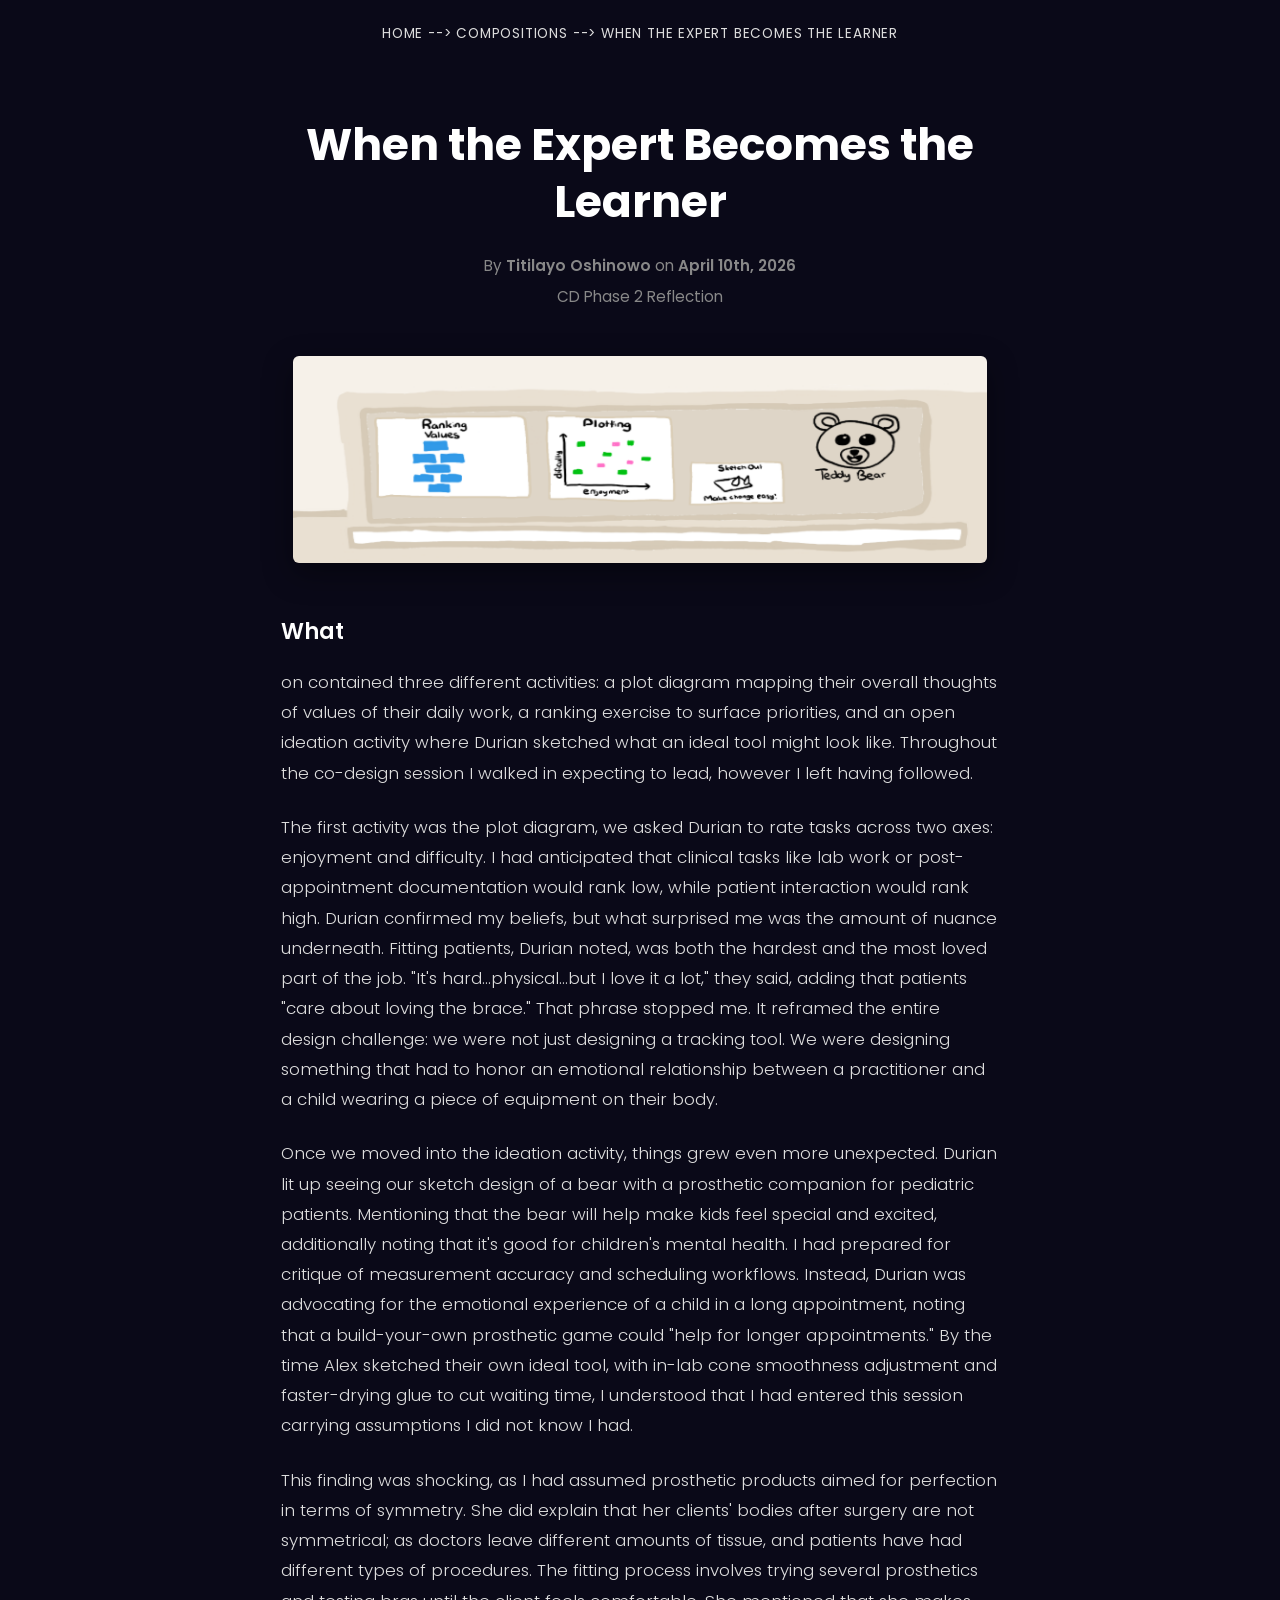
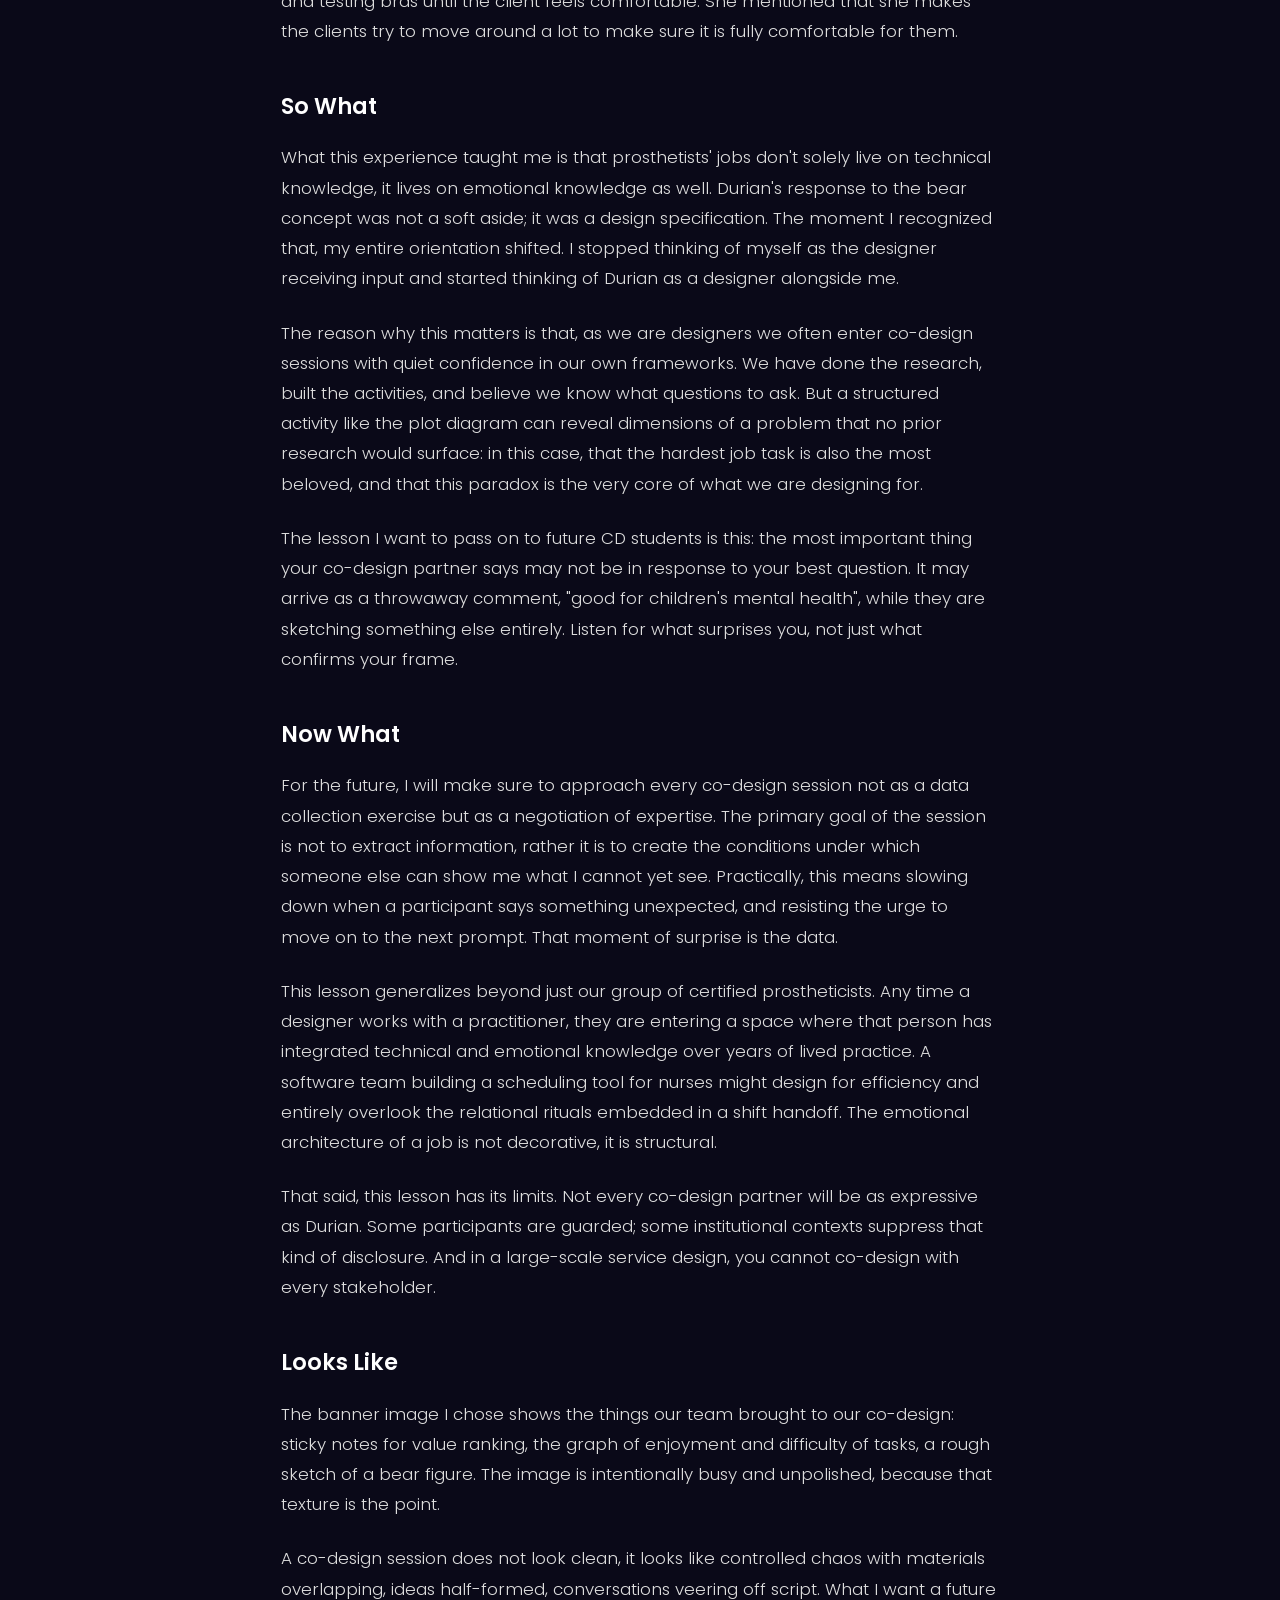
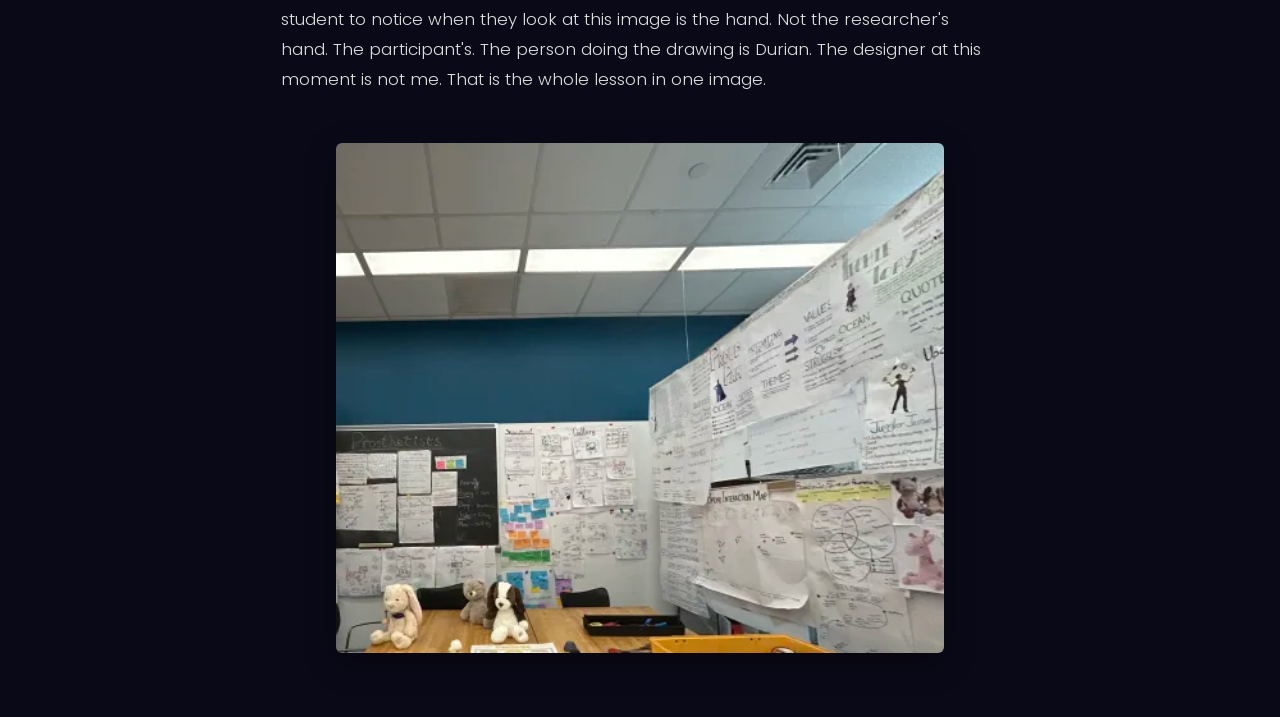
<file: second.html>
<!DOCTYPE html>
<html lang="en">
<head>
<meta charset="UTF-8">
<title>Phase 2
 Design Reflection</title>
<style>
@import url('https://fonts.googleapis.com/css2?family=Poppins:wght@300;400;500;600&display=swap');
    * {
        margin: 0;
        padding: 0;
        box-sizing: border-box;
    }

    body {
        background-color: #0a0918;
        font-family: "Poppins", serif;
        color: white;
        text-align: center;
        padding-bottom: 4rem;
    }

    .breadcrumb {
        padding: 1.5rem 1rem;
        font-family: "Poppins", sans-serif;
        font-size: 0.85rem;
        letter-spacing: 0.05rem;
        color: #ddd;
        text-transform: uppercase;
    }

    .breadcrumb a {
        color: #ddd;
        text-decoration: none;
    }

    .breadcrumb a:hover {
        text-decoration: underline;
    }

    .post-header {
        max-width: 800px;
        margin: 3rem auto 2rem auto;
        padding: 0 1rem;
    }

    .post-title {
        font-size: 2.75rem;
        font-weight: 700;
        line-height: 1.3;
        margin-bottom: 1.5rem;
    }

    .post-byline {
        font-family: "Poppins", sans-serif;
        font-size: 0.95rem;
        color: #888;
    }

    .post-byline .author {
        color: #888;
        font-weight: 600;
    }

    .post-byline .date {
        color: #888;
        font-weight: 600;
    }

    .post-image {
        max-width: 900px;
        margin: 3rem auto 0 auto;
        padding: 0 1rem;
    }

    .post-image img {
        display: block;
        margin: 0 auto;
        border-radius: 6px;
        box-shadow: 0 10px 30px rgba(0,0,0,0.4);
    }

    .post-body {
        max-width: 750px;
        margin: 3rem auto 0 auto;
        padding: 0 1rem;
        text-align: left;
        font-family: "Poppins", sans-serif;
        font-weight: 300;
        font-size: 1.05rem;
        line-height: 1.8;
        color: #ddd;
    }

    .post-body h2 {
        font-size: 1.4rem;
        font-weight: 600;
        color: #fff;
        margin: 2.5rem 0 1rem 0;
    }

    .post-body p {
        margin-bottom: 1.5rem;
        color: #ddd;
    }

    .post-gallery {
        max-width: 900px;
        margin: 3rem auto 0 auto;
        padding: 0 1rem;
        display: flex;
        gap: 1.5rem;
        justify-content: center;
    }

    .post-gallery img {
        width: 70%;
        height: auto;
        display: block;
        border-radius: 6px;
        box-shadow: 0 10px 30px rgba(0,0,0,0.4);
    }

    @media screen and (max-width: 600px) {
        .post-gallery {
            flex-direction: column;
        }

        .post-gallery img {
            width: 100%;
        }
    }
</style>
</head>
<body>

    <nav class="breadcrumb">
    <a href="index.html">Home</a> --> 
    <a href="compositions.html">Compositions</a> --> 
    When the Expert Becomes the Learner
    </nav>

    <div class="post-header">
        <h1 class="post-title">When the Expert Becomes the Learner</h1>
        <p class="post-byline">
            By <span class="author">Titilayo Oshinowo</span> on <span class="date">April 10th, 2026</span>
        </p>
        <p class="post-byline" style="margin-top: 0.5rem;">CD Phase 2 Reflection</p>
    </div>

    <div class="post-image">
        <img src="images/second.png" alt="Banner image of prosthetic fitting studio" style="width: 80%; height: auto;">
    </div>

    <div class="post-body">
        <h2>What</h2>
        <p>on contained three different activities: a plot diagram mapping their overall thoughts of values of their daily work, a ranking exercise to surface priorities, and an open ideation activity where Durian sketched what an ideal tool might look like. Throughout the co-design session I walked in expecting to lead, however I left having followed.</p>

        <p>The first activity was the plot diagram, we asked Durian to rate tasks across two axes: enjoyment and difficulty. I had anticipated that clinical tasks like lab work or post-appointment documentation would rank low, while patient interaction would rank high. Durian confirmed my beliefs, but what surprised me was the amount of nuance underneath. Fitting patients, Durian noted, was both the hardest and the most loved part of the job. "It's hard…physical…but I love it a lot," they said, adding that patients "care about loving the brace." That phrase stopped me. It reframed the entire design challenge: we were not just designing a tracking tool. We were designing something that had to honor an emotional relationship between a practitioner and a child wearing a piece of equipment on their body.</p>

        <p>Once we moved into the ideation activity, things grew even more unexpected. Durian lit up seeing our sketch design of a bear with a prosthetic companion for pediatric patients. Mentioning that the bear will help make kids feel special and excited, additionally noting that it's good for children's mental health. I had prepared for critique of measurement accuracy and scheduling workflows. Instead, Durian was advocating for the emotional experience of a child in a long appointment, noting that a build-your-own prosthetic game could "help for longer appointments." By the time Alex sketched their own ideal tool,  with in-lab cone smoothness adjustment and faster-drying glue to cut waiting time,  I understood that I had entered this session carrying assumptions I did not know I had. </p>

        <p>This finding was shocking, as I had assumed prosthetic products aimed for perfection in terms of symmetry. She did explain that her clients' bodies after surgery are not symmetrical; as doctors leave different amounts of tissue, and patients have had different types of procedures. The fitting process involves trying several prosthetics and testing bras until the client feels comfortable. She mentioned that she makes the clients try to move around a lot to make sure it is fully comfortable for them.</p>

        <h2>So What</h2>
        <p>What this experience taught me is that prosthetists' jobs don't solely live on technical knowledge, it lives on emotional knowledge as well. Durian's response to the bear concept was not a soft aside; it was a design specification. The moment I recognized that, my entire orientation shifted. I stopped thinking of myself as the designer receiving input and started thinking of Durian as a designer alongside me.</p>

        <p>The reason why this matters is that, as we are designers we often enter co-design sessions with quiet confidence in our own frameworks. We have done the research, built the activities, and believe we know what questions to ask. But a structured activity like the plot diagram can reveal dimensions of a problem that no prior research would surface: in this case, that the hardest job task is also the most beloved, and that this paradox is the very core of what we are designing for. </p>

        <p>The lesson I want to pass on to future CD students is this: the most important thing your co-design partner says may not be in response to your best question. It may arrive as a throwaway comment, "good for children's mental health", while they are sketching something else entirely. Listen for what surprises you, not just what confirms your frame.</p>


        <h2>Now What</h2>
        <p>For the future, I will make sure to approach every co-design session not as a data collection exercise but as a negotiation of expertise. The primary goal of the session is not to extract information, rather it is to create the conditions under which someone else can show me what I cannot yet see. Practically, this means slowing down when a participant says something unexpected, and resisting the urge to move on to the next prompt. That moment of surprise is the data.</p>

        <p>This lesson generalizes beyond just our group of certified prostheticists. Any time a designer works with a practitioner,  they are entering a space where that person has integrated technical and emotional knowledge over years of lived practice. A software team building a scheduling tool for nurses might design for efficiency and entirely overlook the relational rituals embedded in a shift handoff. The emotional architecture of a job is not decorative, it is structural. </p>

        <p>That said, this lesson has its limits. Not every co-design partner will be as expressive as Durian. Some participants are guarded; some institutional contexts suppress that kind of disclosure. And in a large-scale service design, you cannot co-design with every stakeholder. </p>


        <h2>Looks Like</h2>
        <p>The banner image I chose shows the things our team brought to our co-design: sticky notes for value ranking, the graph of enjoyment and difficulty of tasks, a rough sketch of a bear figure. The image is intentionally busy and unpolished, because that texture is the point.</p>

        <p>A co-design session does not look clean, it looks like controlled chaos with materials overlapping, ideas half-formed, conversations veering off script. What I want a future student to notice when they look at this image is the hand. Not the researcher's hand. The participant's. The person doing the drawing is Durian. The designer at this moment is not me. That is the whole lesson in one image.</p>
    </div>

    <div class="post-gallery">
        <img src="images/sec2.png" alt="Photo related to the story">
    </div>

</body>
</html>
</file>
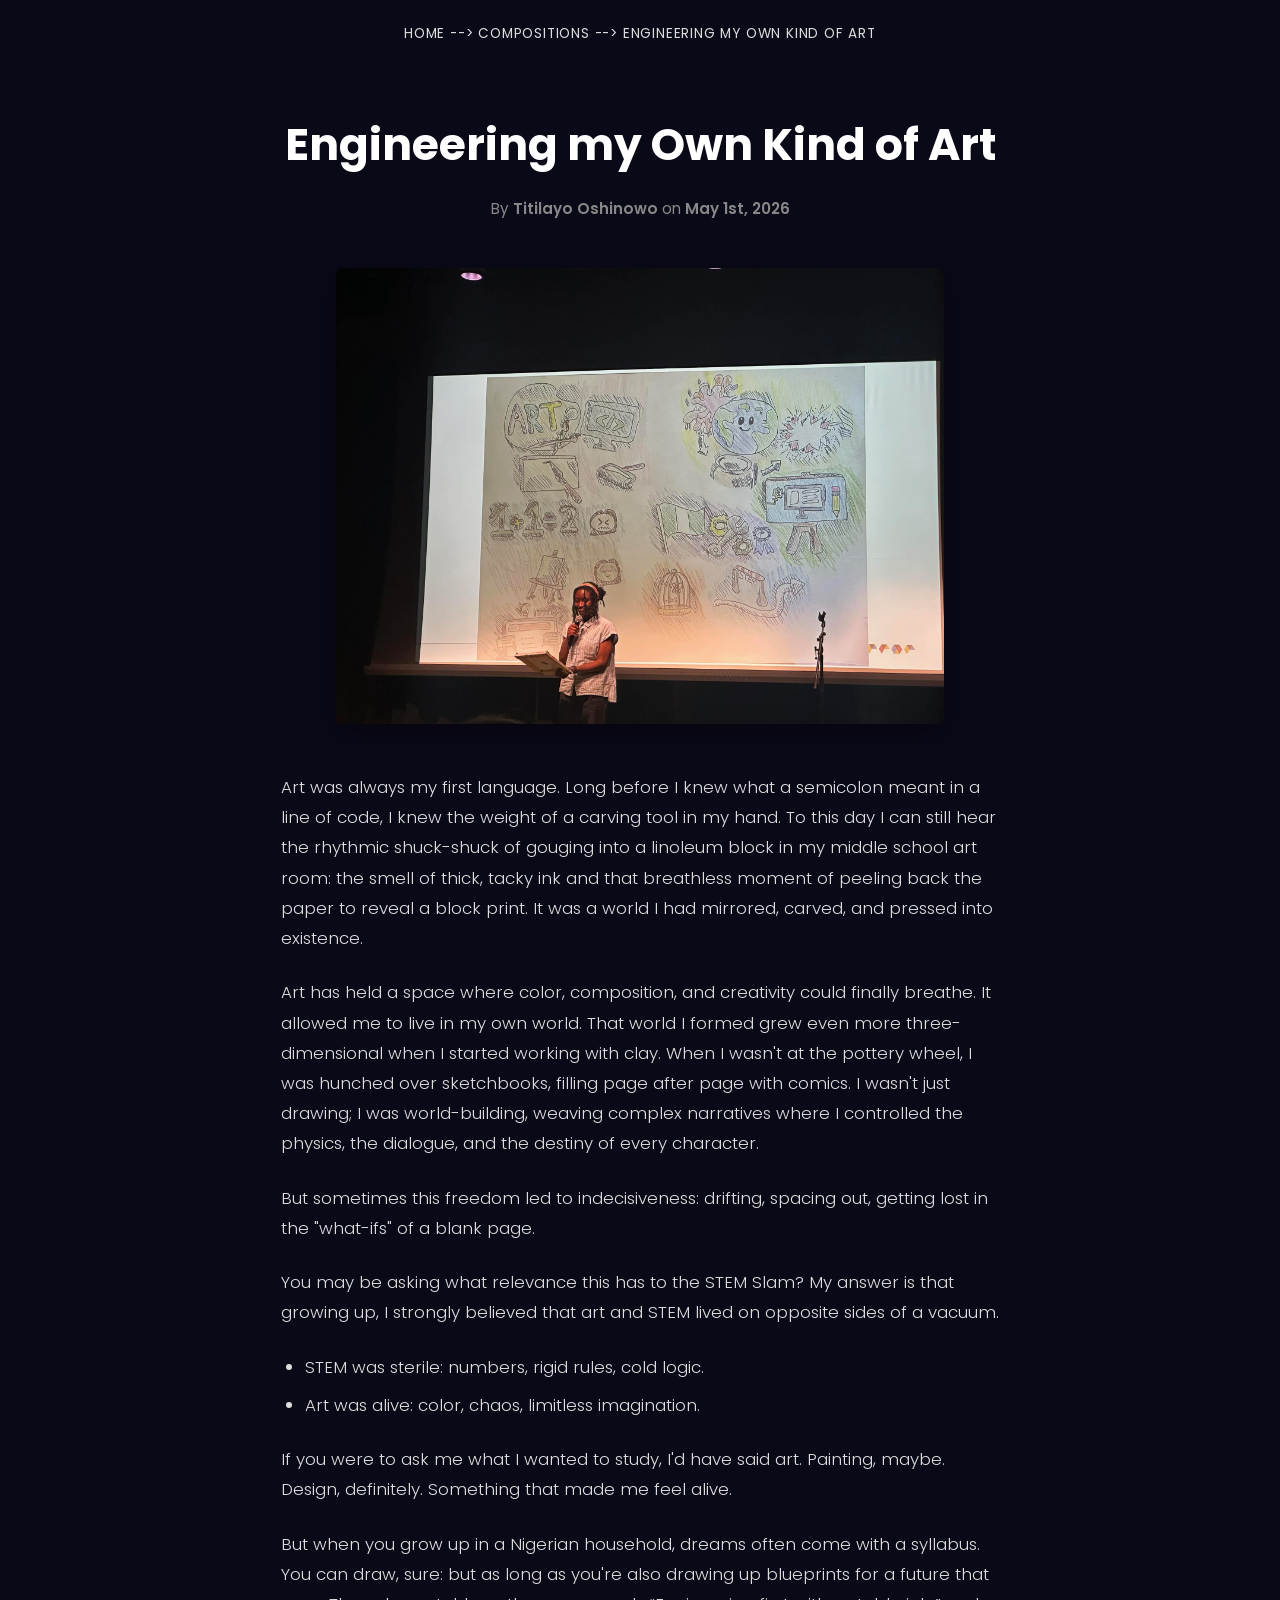
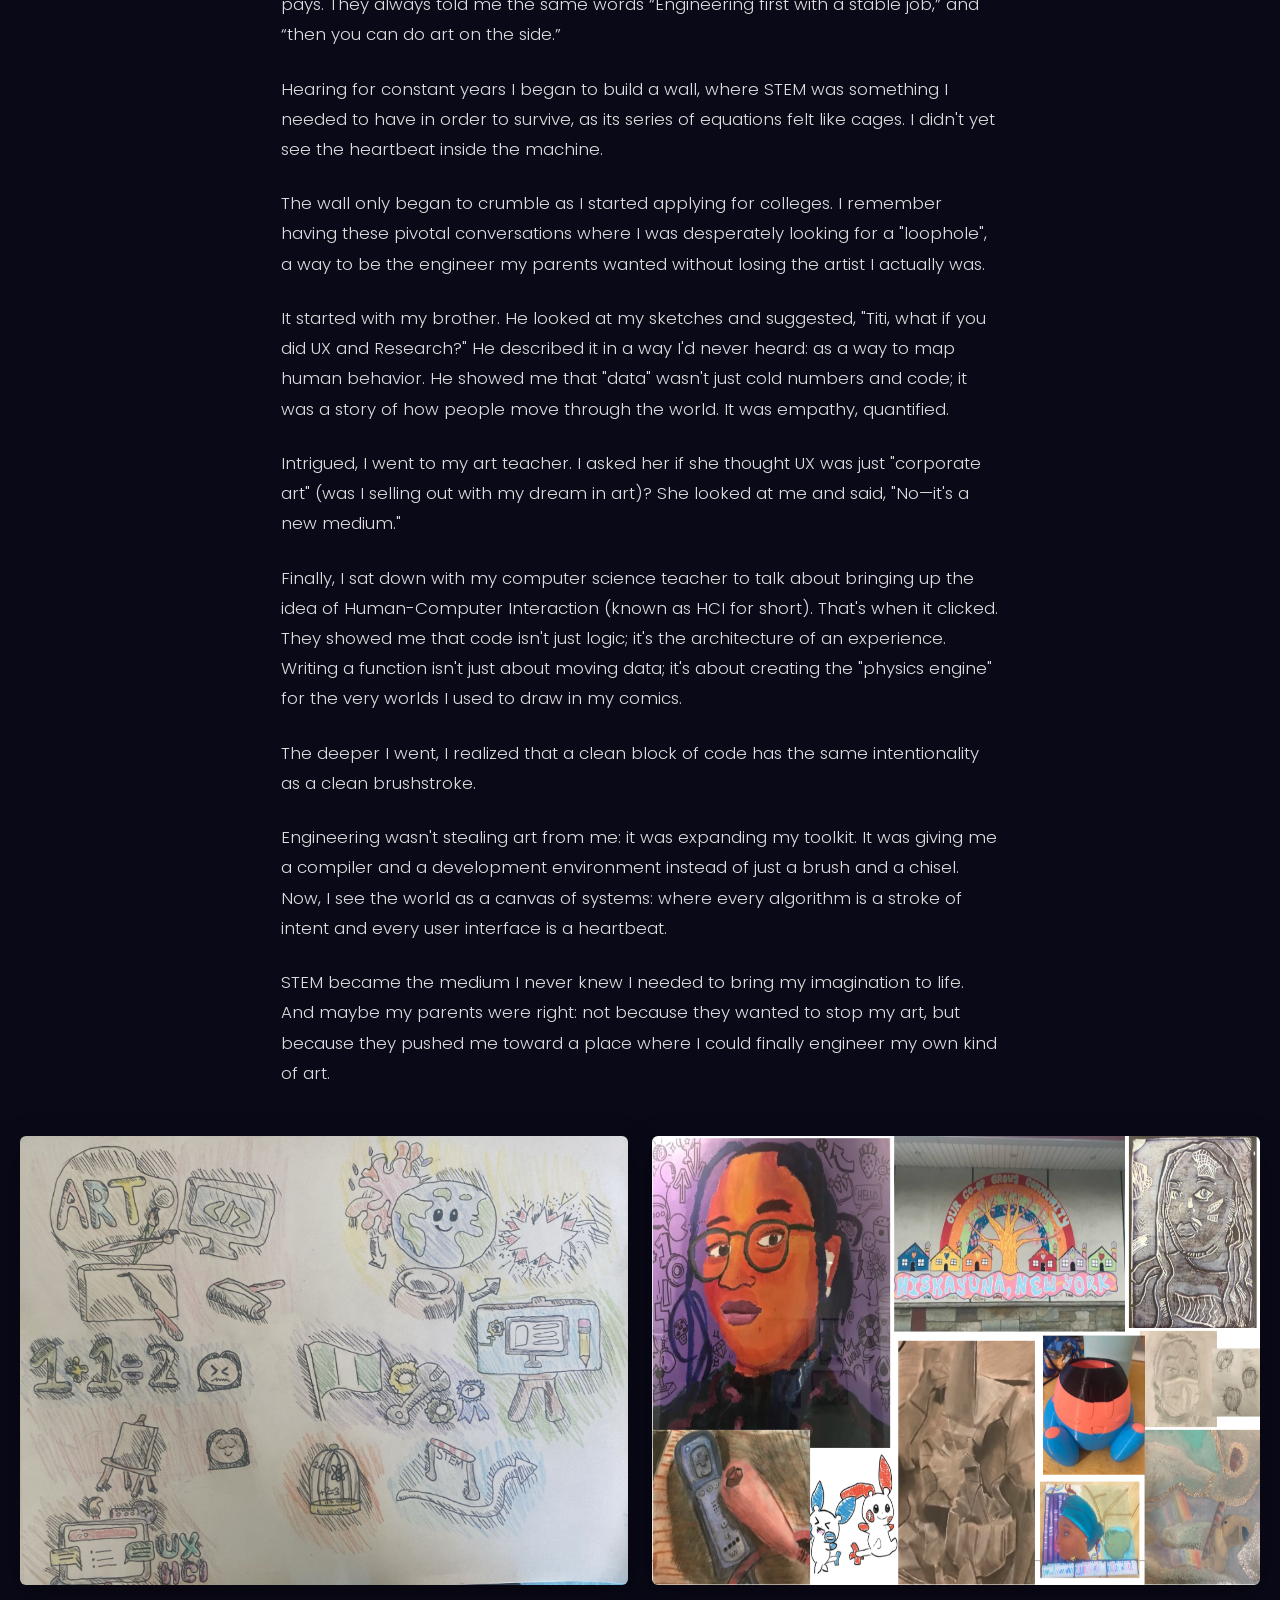
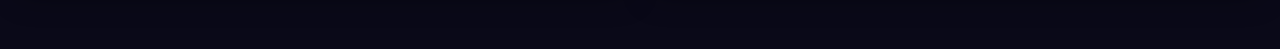
<file: stem.html>
<!DOCTYPE html>
<html lang="en">
<head>
<meta charset="UTF-8">
<title>Engineering my Own Kind of Art</title>
<style>
@import url('https://fonts.googleapis.com/css2?family=Poppins:wght@300;400;500;600&display=swap');
    * {
        margin: 0;
        padding: 0;
        box-sizing: border-box;
    }

    body {
        background-color: #0a0918;
        font-family: "Poppins", serif;
        color: white;
        text-align: center;
        padding-bottom: 4rem;
    }

    /* Breadcrumb nav at top */
    .breadcrumb {
        padding: 1.5rem 1rem;
        font-family: "Poppins", sans-serif;
        font-size: 0.85rem;
        letter-spacing: 0.05rem;
        color: #ddd;
        text-transform: uppercase;
    }

    .breadcrumb a {
        color: #ddd;
        text-decoration: none;
    }

    .breadcrumb a:hover {
        text-decoration: underline;
    }

    /* Title block */
    .post-header {
        max-width: 800px;
        margin: 3rem auto 2rem auto;
        padding: 0 1rem;
    }

    .post-title {
        font-size: 2.75rem;
        font-weight: 700;
        line-height: 1.3;
        margin-bottom: 1.5rem;
    }

    .post-byline {
        font-family: "Poppins", sans-serif;
        font-size: 0.95rem;
        color: #888;
    }

    .post-byline .author {
        color: #888;
        font-weight: 600;
    }

    .post-byline .date {
        color: #888;
        font-weight: 600;
    }

    /* Screenshot image container */
    .post-image {
        max-width: 900px;
        margin: 3rem auto 0 auto;
        padding: 0 1rem;
    }

    .post-image img {
        display: block;
        margin: 0 auto;
        border-radius: 6px;
        box-shadow: 0 10px 30px rgba(0,0,0,0.4);
    }

    /* Article body text */
    .post-body {
        max-width: 750px;
        margin: 3rem auto 0 auto;
        padding: 0 1rem;
        text-align: left;
        font-family: "Poppins", sans-serif;
        font-weight: 300;
        font-size: 1.05rem;
        line-height: 1.8;
        color: #ddd;
    }

    .post-body p {
        margin-bottom: 1.5rem;
        color: #ddd;
    }

    .post-body ul {
        margin: 0 0 1.5rem 1.5rem;
    }

    .post-body li {
        margin-bottom: 0.5rem;
    }

    /* Two images side by side at the bottom */
    .post-gallery {
        max-width: 900px;
        margin: 3rem auto 0 auto;
        padding: 0 1rem;
        display: flex;
        gap: 1.5rem;
        justify-content: center;
    }

    .post-gallery img {
        width: 70%;
        height: auto;
        display: block;
        border-radius: 6px;
        box-shadow: 0 10px 30px rgba(0,0,0,0.4);
    }

    @media screen and (max-width: 600px) {
        .post-gallery {
            flex-direction: column;
        }

        .post-gallery img {
            width: 100%;
        }
    }
</style>
</head>
<body>

    <nav class="breadcrumb">
    <a href="index.html">Home</a> --> 
    <a href="compositions.html">Compositions</a> --> 
    Engineering my Own Kind of Art
    </nav>

    <div class="post-header">
        <h1 class="post-title">Engineering my Own Kind of Art</h1>
        <p class="post-byline">
            By <span class="author">Titilayo Oshinowo</span> on <span class="date">May 1st, 2026</span>
        </p>
    </div>

    <div class="post-image">
        <img src="images/slam.jpg" alt="Photo of myself telling the story" style="width: 70%; height: auto;">
    </div>

    <div class="post-body">
        <p>Art was always my first language. Long before I knew what a semicolon meant in a line of code, I knew the weight of a carving tool in my hand. To this day I can still hear the rhythmic shuck-shuck of gouging into a linoleum block in my middle school art room: the smell of thick, tacky ink and that breathless moment of peeling back the paper to reveal a block print. It was a world I had mirrored, carved, and pressed into existence.</p>

        <p>Art has held a space where color, composition, and creativity could finally breathe. It allowed me to live in my own world. That world I formed grew even more three-dimensional when I started working with clay. When I wasn't at the pottery wheel, I was hunched over sketchbooks, filling page after page with comics. I wasn't just drawing; I was world-building, weaving complex narratives where I controlled the physics, the dialogue, and the destiny of every character.</p>

        <p>But sometimes this freedom led to indecisiveness: drifting, spacing out, getting lost in the "what-ifs" of a blank page.</p>

        <p>You may be asking what relevance this has to the STEM Slam? My answer is that growing up, I strongly believed that art and STEM lived on opposite sides of a vacuum.</p>

        <ul>
            <li>STEM was sterile: numbers, rigid rules, cold logic.</li>
            <li>Art was alive: color, chaos, limitless imagination.</li>
        </ul>

        <p>If you were to ask me what I wanted to study, I'd have said art. Painting, maybe. Design, definitely. Something that made me feel alive.</p>

        <p>But when you grow up in a Nigerian household, dreams often come with a syllabus. You can draw, sure: but as long as you're also drawing up blueprints for a future that pays. They always told me the same words “Engineering first with a stable job,” and “then you can do art on the side.”</p>

        <p>Hearing for constant years I began to build a wall, where STEM was something I needed to have in order to survive, as its series of equations felt like cages. I didn't yet see the heartbeat inside the machine.</p>

        <p>The wall only began to crumble as I started applying for colleges. I remember having these pivotal conversations where I was desperately looking for a "loophole", a way to be the engineer my parents wanted without losing the artist I actually was.</p>

        <p>It started with my brother. He looked at my sketches and suggested, "Titi, what if you did UX and Research?" He described it in a way I'd never heard: as a way to map human behavior. He showed me that "data" wasn't just cold numbers and code; it was a story of how people move through the world. It was empathy, quantified.</p>

        <p>Intrigued, I went to my art teacher. I asked her if she thought UX was just "corporate art" (was I selling out with my dream in art)? She looked at me and said, "No—it's a new medium."</p>

        <p>Finally, I sat down with my computer science teacher to talk about bringing up the idea of Human-Computer Interaction (known as HCI for short). That's when it clicked. They showed me that code isn't just logic; it's the architecture of an experience. Writing a function isn't just about moving data; it's about creating the "physics engine" for the very worlds I used to draw in my comics.</p>

        <p>The deeper I went, I realized that a clean block of code has the same intentionality as a clean brushstroke.</p>

        <p>Engineering wasn't stealing art from me: it was expanding my toolkit. It was giving me a compiler and a development environment instead of just a brush and a chisel. Now, I see the world as a canvas of systems: where every algorithm is a stroke of intent and every user interface is a heartbeat.</p>

        <p>STEM became the medium I never knew I needed to bring my imagination to life. And maybe my parents were right: not because they wanted to stop my art, but because they pushed me toward a place where I could finally engineer my own kind of art.</p>
    </div>

    <div class="post-gallery">
        <img src="images/thoughts.png" alt="Photo related to the story">
        <img src="images/final.png" alt="Photo related to the story">
    </div>

</body>
</html>
</file>
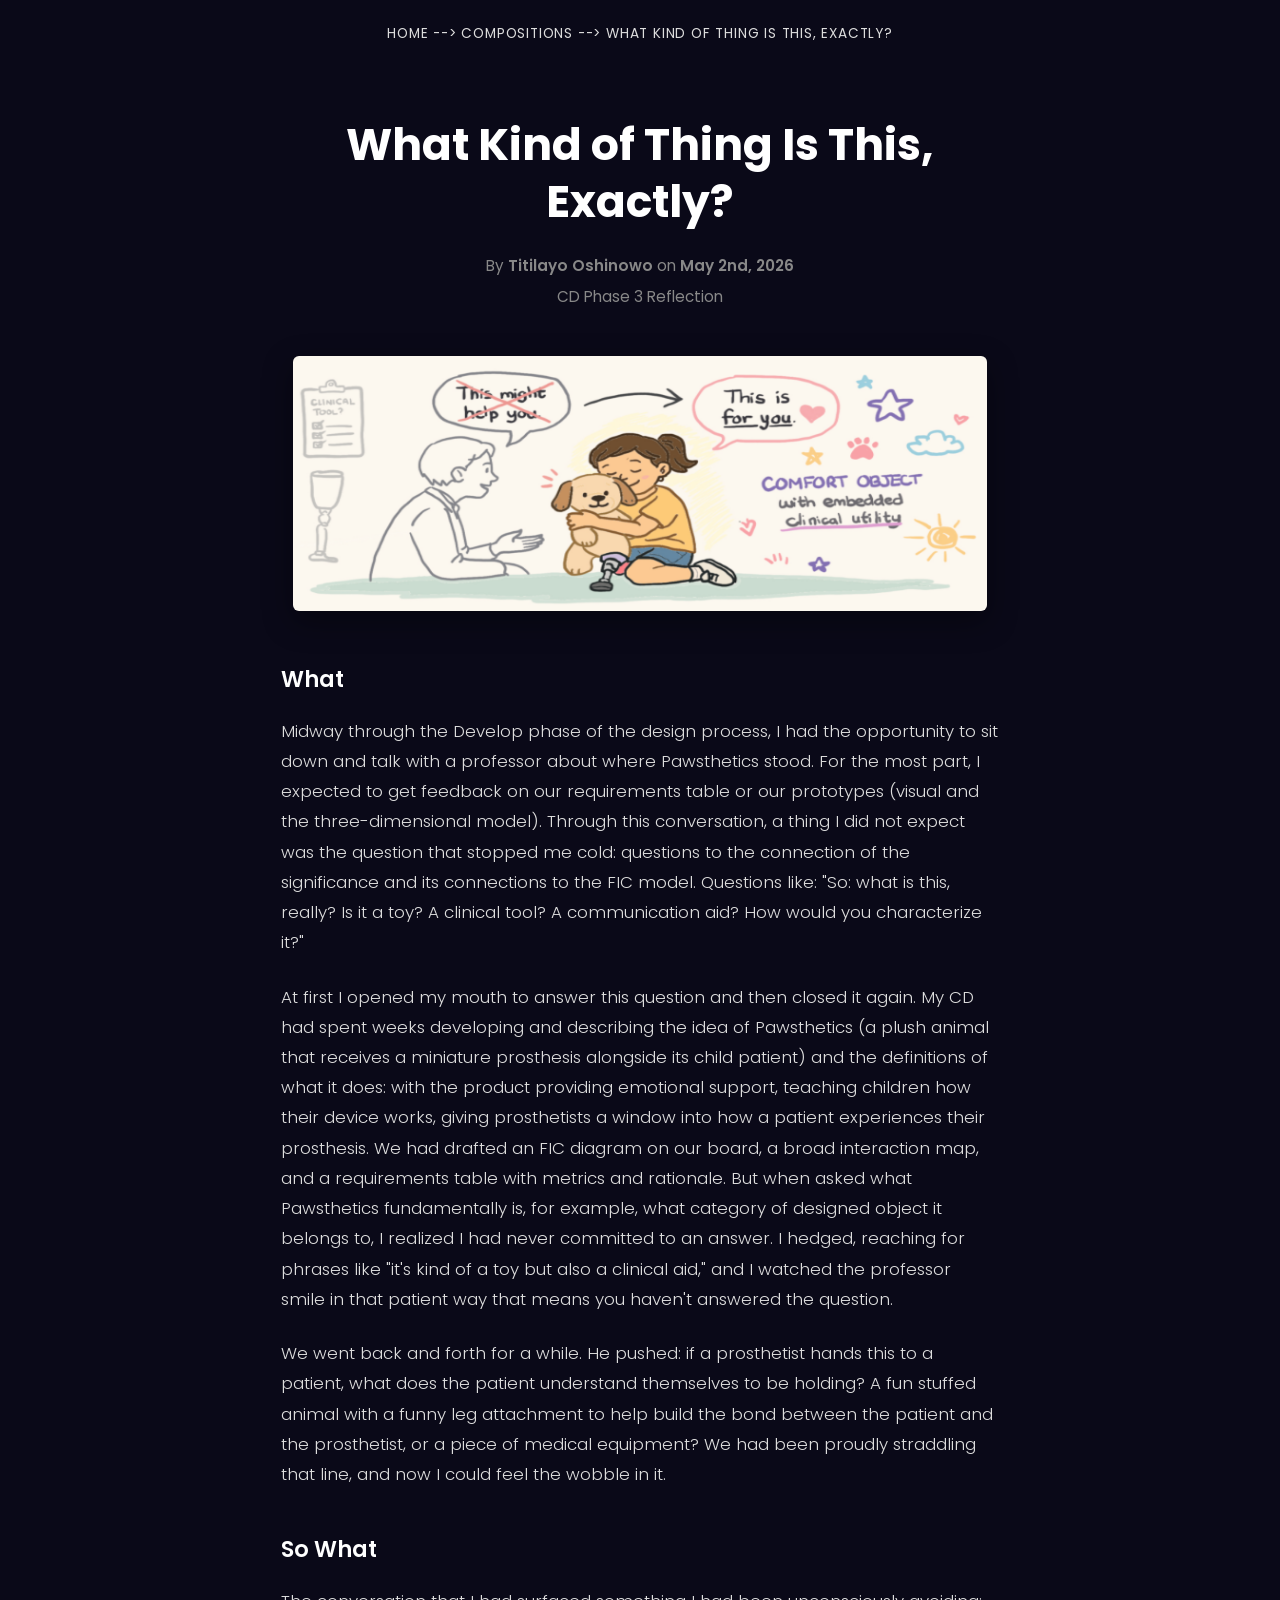
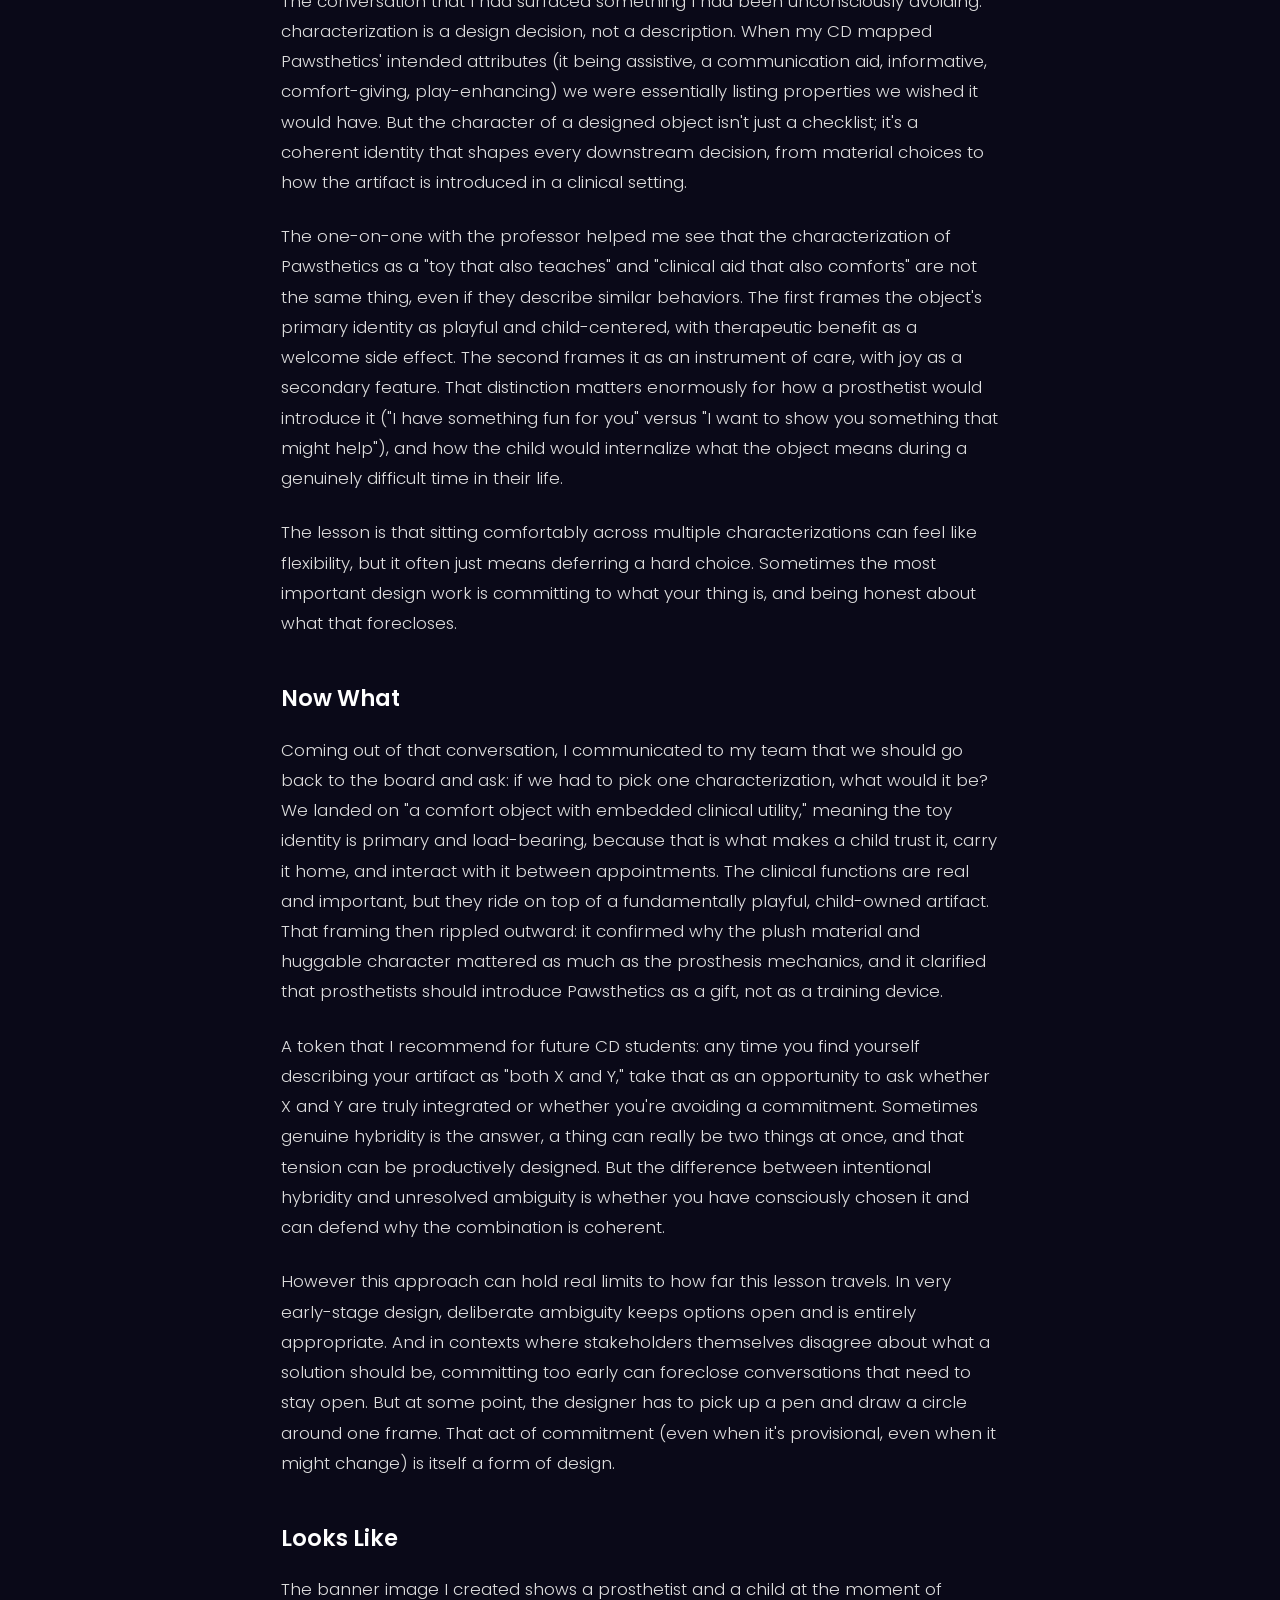
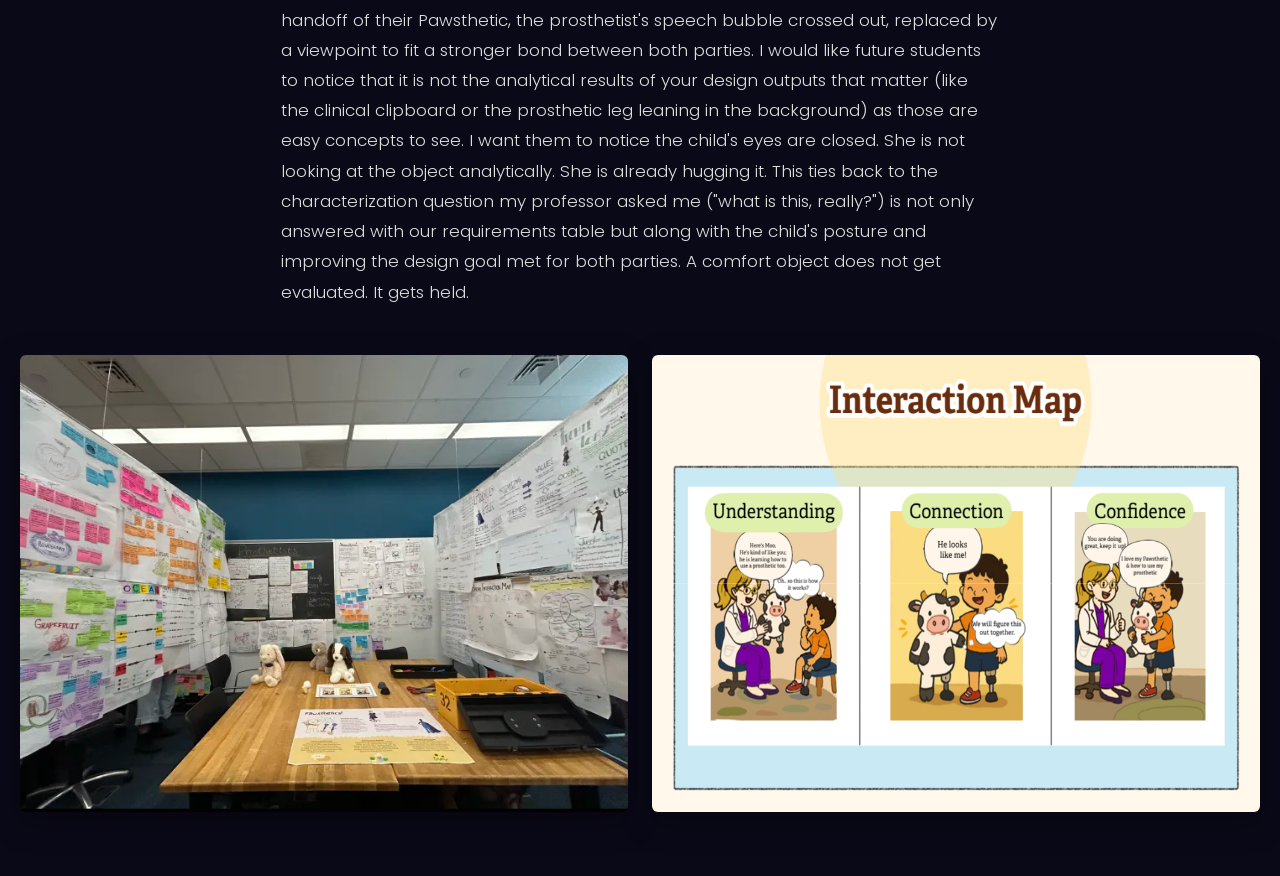
<file: third.html>
<!DOCTYPE html>
<html lang="en">
<head>
<meta charset="UTF-8">
<title>Phase 3 Design Reflection</title>
<style>
@import url('https://fonts.googleapis.com/css2?family=Poppins:wght@300;400;500;600&display=swap');
    * {
        margin: 0;
        padding: 0;
        box-sizing: border-box;
    }

    body {
        background-color: #0a0918;
        font-family: "Poppins", serif;
        color: white;
        text-align: center;
        padding-bottom: 4rem;
    }

    .breadcrumb {
        padding: 1.5rem 1rem;
        font-family: "Poppins", sans-serif;
        font-size: 0.85rem;
        letter-spacing: 0.05rem;
        color: #ddd;
        text-transform: uppercase;
    }

    .breadcrumb a {
        color: #ddd;
        text-decoration: none;
    }

    .breadcrumb a:hover {
        text-decoration: underline;
    }

    .post-header {
        max-width: 800px;
        margin: 3rem auto 2rem auto;
        padding: 0 1rem;
    }

    .post-title {
        font-size: 2.75rem;
        font-weight: 700;
        line-height: 1.3;
        margin-bottom: 1.5rem;
    }

    .post-byline {
        font-family: "Poppins", sans-serif;
        font-size: 0.95rem;
        color: #888;
    }

    .post-byline .author {
        color: #888;
        font-weight: 600;
    }

    .post-byline .date {
        color: #888;
        font-weight: 600;
    }

    .post-image {
        max-width: 900px;
        margin: 3rem auto 0 auto;
        padding: 0 1rem;
    }

    .post-image img {
        display: block;
        margin: 0 auto;
        border-radius: 6px;
        box-shadow: 0 10px 30px rgba(0,0,0,0.4);
    }

    .post-body {
        max-width: 750px;
        margin: 3rem auto 0 auto;
        padding: 0 1rem;
        text-align: left;
        font-family: "Poppins", sans-serif;
        font-weight: 300;
        font-size: 1.05rem;
        line-height: 1.8;
        color: #ddd;
    }

    .post-body h2 {
        font-size: 1.4rem;
        font-weight: 600;
        color: #fff;
        margin: 2.5rem 0 1rem 0;
    }

    .post-body p {
        margin-bottom: 1.5rem;
        color: #ddd;
    }

    .post-gallery {
        max-width: 900px;
        margin: 3rem auto 0 auto;
        padding: 0 1rem;
        display: flex;
        gap: 1.5rem;
        justify-content: center;
    }

    .post-gallery img {
        width: 70%;
        height: auto;
        display: block;
        border-radius: 6px;
        box-shadow: 0 10px 30px rgba(0,0,0,0.4);
    }

    @media screen and (max-width: 600px) {
        .post-gallery {
            flex-direction: column;
        }

        .post-gallery img {
            width: 100%;
        }
    }
</style>
</head>
<body>

    <nav class="breadcrumb">
    <a href="index.html">Home</a> --> 
    <a href="compositions.html">Compositions</a> --> 
    What Kind of Thing Is This, Exactly?
    </nav>

    <div class="post-header">
        <h1 class="post-title">What Kind of Thing Is This, Exactly?</h1>
        <p class="post-byline">
            By <span class="author">Titilayo Oshinowo</span> on <span class="date">May 2nd, 2026</span>
        </p>
        <p class="post-byline" style="margin-top: 0.5rem;">CD Phase 3 Reflection</p>
    </div>

    <div class="post-image">
        <img src="images/third.png" alt="Banner image of prosthetist and child with Pawsthetics" style="width: 80%; height: auto;">
    </div>

    <div class="post-body">
        <h2>What</h2>
        <p>Midway through the Develop phase of the design process, I had the opportunity to sit down and talk with a professor about where Pawsthetics stood. For the most part, I expected to get feedback on our requirements table or our prototypes (visual and the three-dimensional model). Through this conversation, a thing I did not expect was the question that stopped me cold: questions to the connection of the significance and its connections to the FIC model. Questions like: "So: what is this, really? Is it a toy? A clinical tool? A communication aid? How would you characterize it?"</p>

        <p>At first I opened my mouth to answer this question and then closed it again. My CD had spent weeks developing and describing the idea of Pawsthetics (a plush animal that receives a miniature prosthesis alongside its child patient) and the definitions of what it does: with the product providing emotional support, teaching children how their device works, giving prosthetists a window into how a patient experiences their prosthesis. We had drafted an FIC diagram on our board, a broad interaction map, and a requirements table with metrics and rationale. But when asked what Pawsthetics fundamentally is, for example, what category of designed object it belongs to, I realized I had never committed to an answer. I hedged, reaching for phrases like "it's kind of a toy but also a clinical aid," and I watched the professor smile in that patient way that means you haven't answered the question.</p>

        <p>We went back and forth for a while. He pushed: if a prosthetist hands this to a patient, what does the patient understand themselves to be holding? A fun stuffed animal with a funny leg attachment to help build the bond between the patient and the prosthetist, or a piece of medical equipment? We had been proudly straddling that line, and now I could feel the wobble in it.</p>

        <h2>So What</h2>
        <p>The conversation that I had surfaced something I had been unconsciously avoiding: characterization is a design decision, not a description. When my CD mapped Pawsthetics' intended attributes (it being assistive, a communication aid, informative, comfort-giving, play-enhancing) we were essentially listing properties we wished it would have. But the character of a designed object isn't just a checklist; it's a coherent identity that shapes every downstream decision, from material choices to how the artifact is introduced in a clinical setting.</p>

        <p>The one-on-one with the professor helped me see that the characterization of Pawsthetics as a "toy that also teaches" and "clinical aid that also comforts" are not the same thing, even if they describe similar behaviors. The first frames the object's primary identity as playful and child-centered, with therapeutic benefit as a welcome side effect. The second frames it as an instrument of care, with joy as a secondary feature. That distinction matters enormously for how a prosthetist would introduce it ("I have something fun for you" versus "I want to show you something that might help"), and how the child would internalize what the object means during a genuinely difficult time in their life.</p>

        <p>The lesson is that sitting comfortably across multiple characterizations can feel like flexibility, but it often just means deferring a hard choice. Sometimes the most important design work is committing to what your thing is, and being honest about what that forecloses.</p>

        <h2>Now What</h2>
        <p>Coming out of that conversation, I communicated to my team that we should go back to the board and ask: if we had to pick one characterization, what would it be? We landed on "a comfort object with embedded clinical utility," meaning the toy identity is primary and load-bearing, because that is what makes a child trust it, carry it home, and interact with it between appointments. The clinical functions are real and important, but they ride on top of a fundamentally playful, child-owned artifact. That framing then rippled outward: it confirmed why the plush material and huggable character mattered as much as the prosthesis mechanics, and it clarified that prosthetists should introduce Pawsthetics as a gift, not as a training device.</p>

        <p>A token that I recommend for future CD students: any time you find yourself describing your artifact as "both X and Y," take that as an opportunity to ask whether X and Y are truly integrated or whether you're avoiding a commitment. Sometimes genuine hybridity is the answer, a thing can really be two things at once, and that tension can be productively designed. But the difference between intentional hybridity and unresolved ambiguity is whether you have consciously chosen it and can defend why the combination is coherent.</p>

        <p>However this approach can hold real limits to how far this lesson travels. In very early-stage design, deliberate ambiguity keeps options open and is entirely appropriate. And in contexts where stakeholders themselves disagree about what a solution should be, committing too early can foreclose conversations that need to stay open. But at some point, the designer has to pick up a pen and draw a circle around one frame. That act of commitment (even when it's provisional, even when it might change) is itself a form of design.</p>

        <h2>Looks Like</h2>
        <p>The banner image I created shows a prosthetist and a child at the moment of handoff of their Pawsthetic, the prosthetist's speech bubble crossed out, replaced by a viewpoint to fit a stronger bond between both parties. I would like future students to notice that it is not the analytical results of your design outputs that matter (like the clinical clipboard or the prosthetic leg leaning in the background) as those are easy concepts to see. I want them to notice the child's eyes are closed. She is not looking at the object analytically. She is already hugging it. This ties back to the characterization question my professor asked me ("what is this, really?") is not only answered with our requirements table but along with the child's posture and improving the design goal met for both parties. A comfort object does not get evaluated. It gets held.</p>
    </div>

    <div class="post-gallery">
        <img src="images/sec3.png" alt="Photo related to the story">
        <img src="images/sec4.png" alt="Photo related to the story">
    </div>

</body>
</html>
</file>
